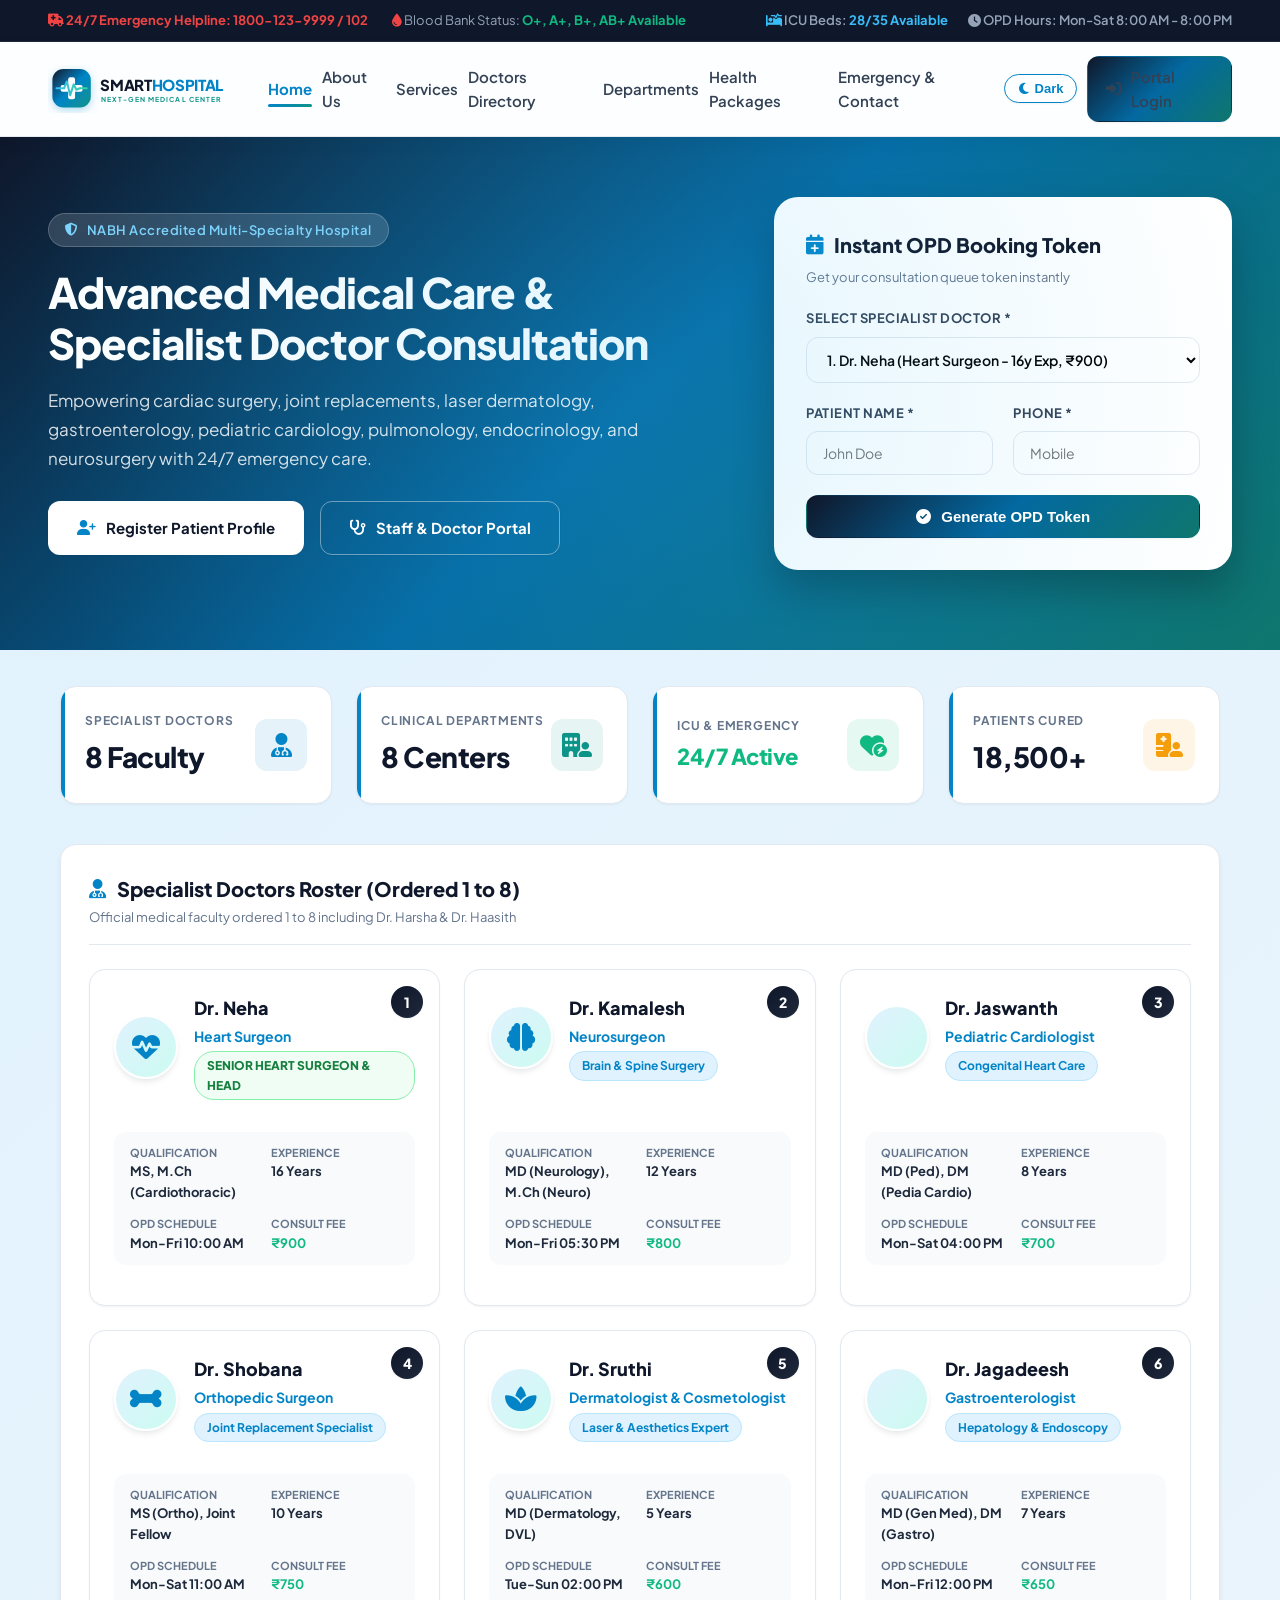
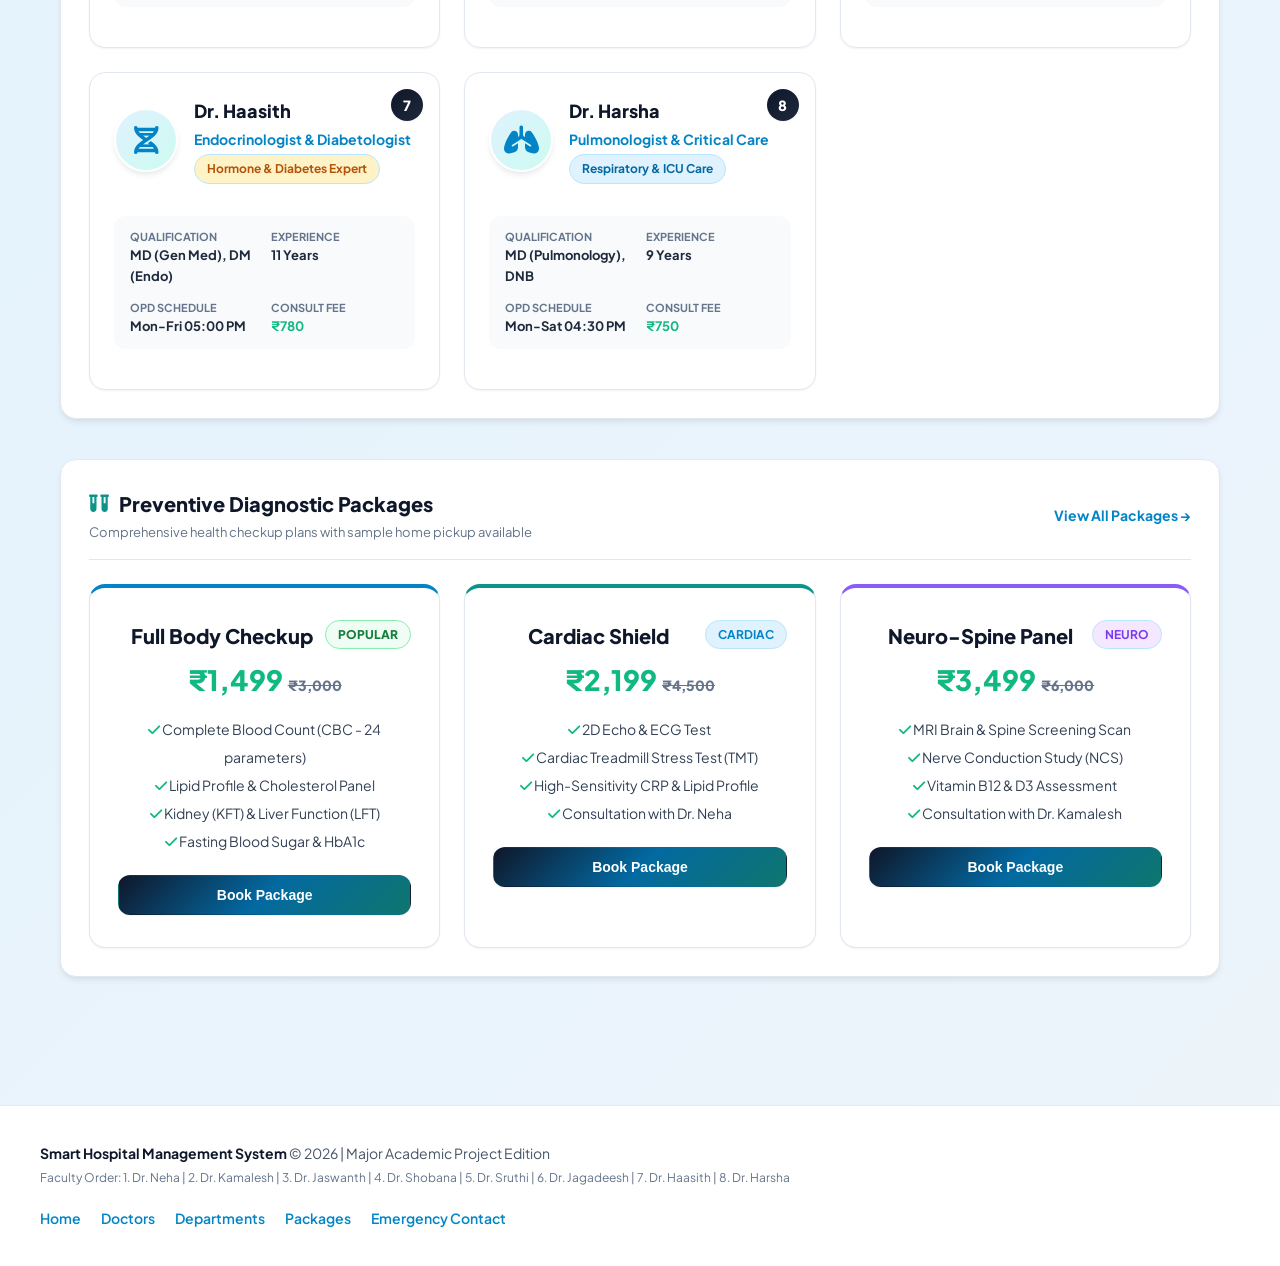
<file: index.html>
<!DOCTYPE html>
<html lang="en">
<head>
    <meta charset="UTF-8">
    <meta name="viewport" content="width=device-width, initial-scale=1.0">
    <title>Smart Hospital Management System - Modern Multi-Specialty Medical Center</title>
    <link rel="icon" type="image/svg+xml" href="data:image/svg+xml,<svg xmlns='http://www.w3.org/2000/svg' viewBox='0 0 100 100'><rect width='100' height='100' rx='25' fill='%230284C7'/><path d='M50 20v60M20 50h60' stroke='%23ffffff' stroke-width='16' stroke-linecap='round'/></svg>">
    <link rel="stylesheet" href="src/main/webapp/assets/css/style.css">
    <link rel="stylesheet" href="https://cdnjs.cloudflare.com/ajax/libs/font-awesome/6.4.0/css/all.min.css">
    <link rel="preconnect" href="https://fonts.googleapis.com">
    <link rel="preconnect" href="https://fonts.gstatic.com" crossorigin>
</head>
<body>

    <!-- Top Emergency Contact Notification Bar -->
    <div style="background: #0F172A; color: #94A3B8; font-size: 13px; padding: 10px 48px; display: flex; justify-content: space-between; align-items: center; border-bottom: 1px solid #1E293B; flex-wrap: wrap; gap: 12px;">
        <div style="display: flex; gap: 24px; align-items: center; flex-wrap: wrap;">
            <span style="color: #EF4444; font-weight: 700;"><i class="fa-solid fa-truck-medical"></i> 24/7 Emergency Helpline: <strong>1800-123-9999 / 102</strong></span>
            <span><i class="fa-solid fa-droplet" style="color: #EF4444;"></i> Blood Bank Status: <strong style="color: #10B981;">O+, A+, B+, AB+ Available</strong></span>
        </div>
        <div style="display: flex; gap: 20px; align-items: center; font-weight: 600; flex-wrap: wrap;">
            <span><i class="fa-solid fa-bed-pulse" style="color: #38BDF8;"></i> ICU Beds: <strong style="color: #38BDF8;">28/35 Available</strong></span>
            <span><i class="fa-solid fa-clock"></i> OPD Hours: Mon-Sat 8:00 AM - 8:00 PM</span>
        </div>
    </div>

    <!-- Public Modern Navigation Bar -->
    <header class="public-navbar">
        <div class="nav-brand-group">
            <a href="#" class="nav-link" data-section="sec-home" style="display: flex; align-items: center; text-decoration: none;">
                <svg xmlns="http://www.w3.org/2000/svg" viewBox="0 0 320 70" width="220" height="48" style="display: block;">
                    <defs>
                        <linearGradient id="logoShield" x1="0%" y1="0%" x2="100%" y2="100%">
                            <stop offset="0%" stop-color="#0F172A"/>
                            <stop offset="50%" stop-color="#0284C7"/>
                            <stop offset="100%" stop-color="#0D9488"/>
                        </linearGradient>
                        <linearGradient id="logoPulse" x1="0%" y1="0%" x2="100%" y2="0%">
                            <stop offset="0%" stop-color="#38BDF8"/>
                            <stop offset="100%" stop-color="#34D399"/>
                        </linearGradient>
                        <filter id="logoGlow" x="-20%" y="-20%" width="140%" height="140%">
                            <feDropShadow dx="0" dy="4" stdDeviation="6" flood-color="#0284C7" flood-opacity="0.3"/>
                        </filter>
                    </defs>
                    <g filter="url(#logoGlow)">
                        <rect x="6" y="6" width="56" height="56" rx="16" fill="url(#logoShield)" />
                        <rect x="29" y="18" width="10" height="32" rx="3" fill="#FFFFFF"/>
                        <rect x="18" y="29" width="32" height="10" rx="3" fill="#FFFFFF"/>
                        <path d="M 12,34 L 23,34 L 27,24 L 32,44 L 37,28 L 41,36 L 46,34 L 56,34" fill="none" stroke="url(#logoPulse)" stroke-width="3" stroke-linecap="round" stroke-linejoin="round"/>
                    </g>
                    <text x="76" y="38" font-family="'Plus Jakarta Sans', sans-serif" font-size="22" font-weight="800" fill="#0F172A" letter-spacing="-0.5">
                        SMART<tspan fill="#0284C7">HOSPITAL</tspan>
                    </text>
                    <text x="77" y="54" font-family="'Plus Jakarta Sans', sans-serif" font-size="10" font-weight="700" fill="#0D9488" letter-spacing="1.5">
                        NEXT-GEN MEDICAL CENTER
                    </text>
                </svg>
            </a>
        </div>
        <nav style="display: flex; align-items: center; gap: 10px;">
            <a href="#" class="nav-link active" data-section="sec-home">Home</a>
            <a href="#" class="nav-link" data-section="sec-about">About Us</a>
            <a href="#" class="nav-link" data-section="sec-services">Services</a>
            <a href="#" class="nav-link" data-section="sec-doctors">Doctors Directory</a>
            <a href="#" class="nav-link" data-section="sec-departments">Departments</a>
            <a href="#" class="nav-link" data-section="sec-packages">Health Packages</a>
            <a href="#" class="nav-link" data-section="sec-contact">Emergency & Contact</a>
            <button id="themeToggleBtn" onclick="toggleDarkMode()" class="btn btn-outline" style="padding: 6px 14px; font-size: 13px; display: inline-flex; align-items: center; gap: 6px; cursor: pointer; border-radius: 20px;">
                <i class="fa-solid fa-moon" id="themeIcon" style="color: #0284C7;"></i> <span id="themeText">Dark</span>
            </button>
            <div id="navUserSessionContainer" style="display: flex; align-items: center; gap: 8px;">
                <a href="#" id="navPortalLoginBtn" class="btn btn-primary nav-link" data-section="sec-login" style="padding: 8px 18px;"><i class="fa-solid fa-right-to-bracket"></i> Portal Login</a>
                <div id="navUserBadge" class="user-session-badge" style="display: none;">
                    <i class="fa-solid fa-circle-user" style="color: var(--brand-blue); font-size: 16px;"></i>
                    <span><strong id="navUserName">User</strong> (<span id="navUserRole">Role</span>)</span>
                    <button onclick="logoutPortal()" class="btn-nav-logout" title="Sign Out"><i class="fa-solid fa-power-off"></i></button>
                </div>
            </div>
        </nav>
    </header>

    <!-- Section: Home -->
    <div id="sec-home" class="page-section">
        <section class="hero-banner" style="text-align: left; padding: 60px 48px 80px;">
            <div style="max-width: 1240px; margin: 0 auto; display: grid; grid-template-columns: 1.2fr 0.8fr; gap: 40px; align-items: center;">
                <div>
                    <div class="hero-badge">
                        <i class="fa-solid fa-shield-halved"></i> NABH Accredited Multi-Specialty Hospital
                    </div>
                    <h1 style="font-size: 42px; font-weight: 800; line-height: 1.2; margin-bottom: 18px;">Advanced Medical Care & Specialist Doctor Consultation</h1>
                    <p style="font-size: 17px; opacity: 0.92; margin-bottom: 28px; line-height: 1.7;">Empowering cardiac surgery, joint replacements, laser dermatology, gastroenterology, pediatric cardiology, pulmonology, endocrinology, and neurosurgery with 24/7 emergency care.</p>
                    <div style="display: flex; gap: 16px; flex-wrap: wrap;">
                        <a href="#" class="btn btn-primary nav-link" data-section="sec-register" style="background: #FFFFFF; color: #0F172A; font-size: 15px; padding: 14px 28px;">
                            <i class="fa-solid fa-user-plus" style="color: #0284C7;"></i> Register Patient Profile
                        </a>
                        <a href="#" class="btn btn-outline nav-link" data-section="sec-login" style="border-color: rgba(255,255,255,0.4); color: #FFFFFF; font-size: 15px; padding: 14px 28px;">
                            <i class="fa-solid fa-stethoscope"></i> Staff & Doctor Portal
                        </a>
                    </div>
                </div>

                <div style="background: #FFFFFF; color: #0F172A; border-radius: var(--radius-xl); padding: 32px; box-shadow: 0 20px 40px rgba(0,0,0,0.25);">
                    <h3 style="font-size: 20px; font-weight: 800; color: var(--gray-900); margin-bottom: 6px; display: flex; align-items: center; gap: 10px;">
                        <i class="fa-solid fa-calendar-plus" style="color: var(--brand-blue);"></i> Instant OPD Booking Token
                    </h3>
                    <p style="font-size: 13px; color: var(--gray-500); margin-bottom: 20px;">Get your consultation queue token instantly</p>
                    
                    <form onsubmit="handleQuickBooking(event)">
                        <div class="form-group">
                            <label>Select Specialist Doctor *</label>
                            <select id="opdDoctorRoot" class="form-control" required style="font-weight: 600;">
                                <option value="1">1. Dr. Neha (Heart Surgeon - 16y Exp, ₹900)</option>
                                <option value="2">2. Dr. Kamalesh (Neurosurgeon - 12y Exp, ₹800)</option>
                                <option value="3">3. Dr. Jaswanth (Pediatric Cardiologist - 8y Exp, ₹700)</option>
                                <option value="4">4. Dr. Shobana (Orthopedic Surgeon - 10y Exp, ₹750)</option>
                                <option value="5">5. Dr. Sruthi (Dermatologist & Cosmetologist - 5y Exp, ₹600)</option>
                                <option value="6">6. Dr. Jagadeesh (Gastroenterologist - 7y Exp, ₹650)</option>
                                <option value="7">7. Dr. Haasith (Endocrinologist & Diabetologist - 11y Exp, ₹780)</option>
                                <option value="8">8. Dr. Harsha (Pulmonologist & Critical Care - 9y Exp, ₹750)</option>
                            </select>
                        </div>
                        <div class="form-row">
                            <div class="form-group"><label>Patient Name *</label><input type="text" id="opdNameRoot" class="form-control" placeholder="John Doe" required></div>
                            <div class="form-group"><label>Phone *</label><input type="tel" id="opdPhoneRoot" class="form-control" placeholder="Mobile" required></div>
                        </div>
                        <button type="submit" class="btn btn-primary" style="width: 100%; justify-content: center; padding: 12px; font-size: 15px;">
                            <i class="fa-solid fa-check-circle"></i> Generate OPD Token
                        </button>
                    </form>
                </div>
            </div>
        </section>

        <div class="page-body">
            <div class="dashboard-grid" style="margin-bottom: 40px;">
                <div class="stat-card"><div><div class="stat-label">Specialist Doctors</div><div class="stat-number">8 Faculty</div></div><div class="stat-icon"><i class="fa-solid fa-user-doctor"></i></div></div>
                <div class="stat-card"><div><div class="stat-label">Clinical Departments</div><div class="stat-number">8 Centers</div></div><div class="stat-icon" style="background: rgba(13, 148, 136, 0.1); color: var(--brand-teal);"><i class="fa-solid fa-building-user"></i></div></div>
                <div class="stat-card"><div><div class="stat-label">ICU & Emergency</div><div class="stat-number" style="font-size: 22px; color: var(--brand-emerald);">24/7 Active</div></div><div class="stat-icon" style="background: rgba(16, 185, 129, 0.1); color: var(--brand-emerald);"><i class="fa-solid fa-heart-circle-bolt"></i></div></div>
                <div class="stat-card"><div><div class="stat-label">Patients Cured</div><div class="stat-number">18,500+</div></div><div class="stat-icon" style="background: rgba(245, 158, 11, 0.1); color: var(--warning);"><i class="fa-solid fa-hospital-user"></i></div></div>
            </div>

            <!-- Doctor Faculty Showcase Section -->
            <div class="card-panel" style="margin-bottom: 40px;">
                <div class="card-header">
                    <div>
                        <h2 class="card-title"><i class="fa-solid fa-user-md" style="color: var(--brand-blue);"></i> Specialist Doctors Roster (Ordered 1 to 8)</h2>
                        <p style="font-size: 13px; color: var(--gray-500); margin-top: 2px;">Official medical faculty ordered 1 to 8 including Dr. Harsha & Dr. Haasith</p>
                    </div>
                </div>

                <div class="doctor-grid">
                    <!-- Doctor 1 -->
                    <div class="doctor-card">
                        <div class="doctor-order-badge">1</div>
                        <div class="doctor-card-header">
                            <div class="doctor-avatar"><i class="fa-solid fa-heart-pulse"></i></div>
                            <div>
                                <div class="doctor-name">Dr. Neha</div>
                                <div class="doctor-spec">Heart Surgeon</div>
                                <span class="badge badge-senior" style="margin-top: 4px;">SENIOR HEART SURGEON & HEAD</span>
                            </div>
                        </div>
                        <div class="doctor-meta">
                            <div><label>Qualification</label><span>MS, M.Ch (Cardiothoracic)</span></div>
                            <div><label>Experience</label><span>16 Years</span></div>
                            <div><label>OPD Schedule</label><span>Mon-Fri 10:00 AM</span></div>
                            <div><label>Consult Fee</label><span style="color: var(--brand-emerald); font-weight: 700;">₹900</span></div>
                        </div>
                    </div>
                    <!-- Doctor 2 -->
                    <div class="doctor-card">
                        <div class="doctor-order-badge">2</div>
                        <div class="doctor-card-header">
                            <div class="doctor-avatar"><i class="fa-solid fa-brain"></i></div>
                            <div>
                                <div class="doctor-name">Dr. Kamalesh</div>
                                <div class="doctor-spec">Neurosurgeon</div>
                                <span class="badge badge-confirmed" style="margin-top: 4px;">Brain & Spine Surgery</span>
                            </div>
                        </div>
                        <div class="doctor-meta">
                            <div><label>Qualification</label><span>MD (Neurology), M.Ch (Neuro)</span></div>
                            <div><label>Experience</label><span>12 Years</span></div>
                            <div><label>OPD Schedule</label><span>Mon-Fri 05:30 PM</span></div>
                            <div><label>Consult Fee</label><span style="color: var(--brand-emerald); font-weight: 700;">₹800</span></div>
                        </div>
                    </div>
                    <!-- Doctor 3 -->
                    <div class="doctor-card">
                        <div class="doctor-order-badge">3</div>
                        <div class="doctor-card-header">
                            <div class="doctor-avatar"><i class="fa-solid fa-child-rearing"></i></div>
                            <div>
                                <div class="doctor-name">Dr. Jaswanth</div>
                                <div class="doctor-spec">Pediatric Cardiologist</div>
                                <span class="badge badge-confirmed" style="margin-top: 4px;">Congenital Heart Care</span>
                            </div>
                        </div>
                        <div class="doctor-meta">
                            <div><label>Qualification</label><span>MD (Ped), DM (Pedia Cardio)</span></div>
                            <div><label>Experience</label><span>8 Years</span></div>
                            <div><label>OPD Schedule</label><span>Mon-Sat 04:00 PM</span></div>
                            <div><label>Consult Fee</label><span style="color: var(--brand-emerald); font-weight: 700;">₹700</span></div>
                        </div>
                    </div>
                    <!-- Doctor 4 -->
                    <div class="doctor-card">
                        <div class="doctor-order-badge">4</div>
                        <div class="doctor-card-header">
                            <div class="doctor-avatar"><i class="fa-solid fa-bone"></i></div>
                            <div>
                                <div class="doctor-name">Dr. Shobana</div>
                                <div class="doctor-spec">Orthopedic Surgeon</div>
                                <span class="badge badge-confirmed" style="margin-top: 4px;">Joint Replacement Specialist</span>
                            </div>
                        </div>
                        <div class="doctor-meta">
                            <div><label>Qualification</label><span>MS (Ortho), Joint Fellow</span></div>
                            <div><label>Experience</label><span>10 Years</span></div>
                            <div><label>OPD Schedule</label><span>Mon-Sat 11:00 AM</span></div>
                            <div><label>Consult Fee</label><span style="color: var(--brand-emerald); font-weight: 700;">₹750</span></div>
                        </div>
                    </div>
                    <!-- Doctor 5 -->
                    <div class="doctor-card">
                        <div class="doctor-order-badge">5</div>
                        <div class="doctor-card-header">
                            <div class="doctor-avatar"><i class="fa-solid fa-spa"></i></div>
                            <div>
                                <div class="doctor-name">Dr. Sruthi</div>
                                <div class="doctor-spec">Dermatologist & Cosmetologist</div>
                                <span class="badge badge-confirmed" style="margin-top: 4px;">Laser & Aesthetics Expert</span>
                            </div>
                        </div>
                        <div class="doctor-meta">
                            <div><label>Qualification</label><span>MD (Dermatology, DVL)</span></div>
                            <div><label>Experience</label><span>5 Years</span></div>
                            <div><label>OPD Schedule</label><span>Tue-Sun 02:00 PM</span></div>
                            <div><label>Consult Fee</label><span style="color: var(--brand-emerald); font-weight: 700;">₹600</span></div>
                        </div>
                    </div>
                    <!-- Doctor 6 -->
                    <div class="doctor-card">
                        <div class="doctor-order-badge">6</div>
                        <div class="doctor-card-header">
                            <div class="doctor-avatar"><i class="fa-solid fa-stomach"></i></div>
                            <div>
                                <div class="doctor-name">Dr. Jagadeesh</div>
                                <div class="doctor-spec">Gastroenterologist</div>
                                <span class="badge badge-confirmed" style="margin-top: 4px;">Hepatology & Endoscopy</span>
                            </div>
                        </div>
                        <div class="doctor-meta">
                            <div><label>Qualification</label><span>MD (Gen Med), DM (Gastro)</span></div>
                            <div><label>Experience</label><span>7 Years</span></div>
                            <div><label>OPD Schedule</label><span>Mon-Fri 12:00 PM</span></div>
                            <div><label>Consult Fee</label><span style="color: var(--brand-emerald); font-weight: 700;">₹650</span></div>
                        </div>
                    </div>
                    <!-- Doctor 7 -->
                    <div class="doctor-card">
                        <div class="doctor-order-badge">7</div>
                        <div class="doctor-card-header">
                            <div class="doctor-avatar"><i class="fa-solid fa-dna"></i></div>
                            <div>
                                <div class="doctor-name">Dr. Haasith</div>
                                <div class="doctor-spec">Endocrinologist & Diabetologist</div>
                                <span class="badge badge-confirmed" style="margin-top: 4px; background: #FEF3C7; color: #B45309;">Hormone & Diabetes Expert</span>
                            </div>
                        </div>
                        <div class="doctor-meta">
                            <div><label>Qualification</label><span>MD (Gen Med), DM (Endo)</span></div>
                            <div><label>Experience</label><span>11 Years</span></div>
                            <div><label>OPD Schedule</label><span>Mon-Fri 05:00 PM</span></div>
                            <div><label>Consult Fee</label><span style="color: var(--brand-emerald); font-weight: 700;">₹780</span></div>
                        </div>
                    </div>
                    <!-- Doctor 8 -->
                    <div class="doctor-card">
                        <div class="doctor-order-badge">8</div>
                        <div class="doctor-card-header">
                            <div class="doctor-avatar"><i class="fa-solid fa-lungs"></i></div>
                            <div>
                                <div class="doctor-name">Dr. Harsha</div>
                                <div class="doctor-spec">Pulmonologist & Critical Care</div>
                                <span class="badge badge-confirmed" style="margin-top: 4px; background: #E0F2FE; color: #0369A1;">Respiratory & ICU Care</span>
                            </div>
                        </div>
                        <div class="doctor-meta">
                            <div><label>Qualification</label><span>MD (Pulmonology), DNB</span></div>
                            <div><label>Experience</label><span>9 Years</span></div>
                            <div><label>OPD Schedule</label><span>Mon-Sat 04:30 PM</span></div>
                            <div><label>Consult Fee</label><span style="color: var(--brand-emerald); font-weight: 700;">₹750</span></div>
                        </div>
                    </div>
                </div>
            </div>

            <!-- Diagnostic Health Packages Grid -->
            <div class="card-panel">
                <div class="card-header">
                    <div>
                        <h2 class="card-title"><i class="fa-solid fa-vials" style="color: var(--brand-teal);"></i> Preventive Diagnostic Packages</h2>
                        <p style="font-size: 13px; color: var(--gray-500); margin-top: 2px;">Comprehensive health checkup plans with sample home pickup available</p>
                    </div>
                    <a href="#" class="nav-link" data-section="sec-packages" style="font-size: 14px; font-weight: 700; color: var(--brand-blue);">View All Packages &rarr;</a>
                </div>
                <div class="grid-3">
                    <div class="service-card" style="border-top: 4px solid var(--brand-blue);">
                        <div class="badge badge-senior" style="float: right;">POPULAR</div>
                        <h3 style="font-size: 20px; font-weight: 800; margin-bottom: 6px;">Full Body Checkup</h3>
                        <div style="font-size: 28px; font-weight: 800; color: var(--brand-emerald); margin-bottom: 12px;">₹1,499 <span style="font-size: 14px; color: var(--gray-500); text-decoration: line-through;">₹3,000</span></div>
                        <ul style="list-style: none; padding: 0; line-height: 2; font-size: 14px; color: var(--gray-700); margin-bottom: 20px;">
                            <li><i class="fa-solid fa-check" style="color: var(--brand-emerald);"></i> Complete Blood Count (CBC - 24 parameters)</li>
                            <li><i class="fa-solid fa-check" style="color: var(--brand-emerald);"></i> Lipid Profile & Cholesterol Panel</li>
                            <li><i class="fa-solid fa-check" style="color: var(--brand-emerald);"></i> Kidney (KFT) & Liver Function (LFT)</li>
                            <li><i class="fa-solid fa-check" style="color: var(--brand-emerald);"></i> Fasting Blood Sugar & HbA1c</li>
                        </ul>
                        <button onclick="alert('Package booked! Our team will contact you for sample collection.')" class="btn btn-primary" style="width: 100%; justify-content: center;">Book Package</button>
                    </div>
                    <div class="service-card" style="border-top: 4px solid var(--brand-teal);">
                        <div class="badge badge-confirmed" style="float: right;">CARDIAC</div>
                        <h3 style="font-size: 20px; font-weight: 800; margin-bottom: 6px;">Cardiac Shield</h3>
                        <div style="font-size: 28px; font-weight: 800; color: var(--brand-emerald); margin-bottom: 12px;">₹2,199 <span style="font-size: 14px; color: var(--gray-500); text-decoration: line-through;">₹4,500</span></div>
                        <ul style="list-style: none; padding: 0; line-height: 2; font-size: 14px; color: var(--gray-700); margin-bottom: 20px;">
                            <li><i class="fa-solid fa-check" style="color: var(--brand-emerald);"></i> 2D Echo & ECG Test</li>
                            <li><i class="fa-solid fa-check" style="color: var(--brand-emerald);"></i> Cardiac Treadmill Stress Test (TMT)</li>
                            <li><i class="fa-solid fa-check" style="color: var(--brand-emerald);"></i> High-Sensitivity CRP & Lipid Profile</li>
                            <li><i class="fa-solid fa-check" style="color: var(--brand-emerald);"></i> Consultation with Dr. Neha</li>
                        </ul>
                        <button onclick="alert('Cardiac Package booked! Our team will contact you.')" class="btn btn-primary" style="width: 100%; justify-content: center;">Book Package</button>
                    </div>
                    <div class="service-card" style="border-top: 4px solid #8B5CF6;">
                        <div class="badge badge-confirmed" style="float: right; background: #F3E8FF; color: #7C3AED;">NEURO</div>
                        <h3 style="font-size: 20px; font-weight: 800; margin-bottom: 6px;">Neuro-Spine Panel</h3>
                        <div style="font-size: 28px; font-weight: 800; color: var(--brand-emerald); margin-bottom: 12px;">₹3,499 <span style="font-size: 14px; color: var(--gray-500); text-decoration: line-through;">₹6,000</span></div>
                        <ul style="list-style: none; padding: 0; line-height: 2; font-size: 14px; color: var(--gray-700); margin-bottom: 20px;">
                            <li><i class="fa-solid fa-check" style="color: var(--brand-emerald);"></i> MRI Brain & Spine Screening Scan</li>
                            <li><i class="fa-solid fa-check" style="color: var(--brand-emerald);"></i> Nerve Conduction Study (NCS)</li>
                            <li><i class="fa-solid fa-check" style="color: var(--brand-emerald);"></i> Vitamin B12 & D3 Assessment</li>
                            <li><i class="fa-solid fa-check" style="color: var(--brand-emerald);"></i> Consultation with Dr. Kamalesh</li>
                        </ul>
                        <button onclick="alert('Neuro Package booked! Our team will contact you.')" class="btn btn-primary" style="width: 100%; justify-content: center;">Book Package</button>
                    </div>
                </div>
            </div>
        </div>
    </div>

    <!-- Section: About -->
    <div id="sec-about" class="page-section" style="display: none;">
        <div class="page-body" style="max-width: 1040px;">
            <div class="card-panel" style="margin-bottom: 30px;">
                <h2 style="font-size: 32px; font-weight: 800; color: var(--gray-900); margin-bottom: 16px;">
                    <i class="fa-solid fa-hospital" style="color: var(--brand-blue);"></i> About Smart Hospital Management System
                </h2>
                <p style="margin-bottom: 20px; line-height: 1.8; font-size: 16px; color: var(--gray-700);">
                    Smart Hospital is a state-of-the-art multi-specialty healthcare institution dedicated to providing compassionate, evidence-based medical treatment. Led by senior <strong>Heart Surgeon Dr. Neha</strong> (16 Years Experience), our institution unites 8 world-class specialists including <strong>Dr. Shobana</strong> (Orthopedic Surgery), <strong>Dr. Sruthi</strong> (Dermatology & Aesthetics), <strong>Dr. Jagadeesh</strong> (Gastroenterology), <strong>Dr. Jaswanth</strong> (Pediatric Cardiology), <strong>Dr. Harsha</strong> (Pulmonology & Critical Care), <strong>Dr. Haasith</strong> (Endocrinology & Diabetes), and <strong>Dr. Kamalesh</strong> (Neurosurgery).
                </p>
                <div class="grid-3" style="margin-top: 30px;">
                    <div style="background: var(--gray-100); padding: 24px; border-radius: var(--radius-md); border-left: 4px solid var(--brand-blue);">
                        <h4 style="font-size: 18px; font-weight: 800; margin-bottom: 8px;"><i class="fa-solid fa-eye" style="color: var(--brand-blue);"></i> Our Vision</h4>
                        <p style="font-size: 14px; color: var(--gray-600);">To revolutionize regional healthcare through digital medical record management, minimal wait times, and precision surgical outcomes.</p>
                    </div>
                    <div style="background: var(--gray-100); padding: 24px; border-radius: var(--radius-md); border-left: 4px solid var(--brand-teal);">
                        <h4 style="font-size: 18px; font-weight: 800; margin-bottom: 8px;"><i class="fa-solid fa-bullseye" style="color: var(--brand-teal);"></i> Our Mission</h4>
                        <p style="font-size: 14px; color: var(--gray-600);">Delivering 24/7 emergency response, transparent treatment plans, affordable diagnostic checkups, and seamless digital portal access.</p>
                    </div>
                    <div style="background: var(--gray-100); padding: 24px; border-radius: var(--radius-md); border-left: 4px solid var(--brand-emerald);">
                        <h4 style="font-size: 18px; font-weight: 800; margin-bottom: 8px;"><i class="fa-solid fa-award" style="color: var(--brand-emerald);"></i> Accreditation</h4>
                        <p style="font-size: 14px; color: var(--gray-600);">NABH Accredited Hospital, NABL Certified Diagnostic Labs, and ISO 9001:2026 Quality Healthcare Certified.</p>
                    </div>
                </div>
            </div>
        </div>
    </div>

    <!-- Section: Services -->
    <div id="sec-services" class="page-section" style="display: none;">
        <div class="page-body">
            <h2 style="font-size: 30px; font-weight: 800; margin-bottom: 24px; color: var(--gray-900);">Clinical Centers & Advanced Medical Services</h2>
            <div class="grid-3">
                <div class="service-card">
                    <div class="service-card-icon"><i class="fa-solid fa-heart-pulse"></i></div>
                    <h3 style="font-size: 20px; font-weight: 800; margin-bottom: 8px;">Cardiac & Vascular Surgery</h3>
                    <p style="color: var(--gray-600); font-size: 14px;">Open heart surgery, coronary artery bypass, heart valve replacement, and angioplasty led by Senior Heart Surgeon Dr. Neha (16y Exp).</p>
                </div>
                <div class="service-card">
                    <div class="service-card-icon" style="background: rgba(13, 148, 136, 0.1); color: var(--brand-teal);"><i class="fa-solid fa-bone"></i></div>
                    <h3 style="font-size: 20px; font-weight: 800; margin-bottom: 8px;">Orthopedic Joint Surgery</h3>
                    <p style="color: var(--gray-600); font-size: 14px;">Total knee and hip replacement, arthroscopic ligament reconstruction, and trauma care led by Dr. Shobana (10y Exp).</p>
                </div>
                <div class="service-card">
                    <div class="service-card-icon" style="background: rgba(16, 185, 129, 0.1); color: var(--brand-emerald);"><i class="fa-solid fa-spa"></i></div>
                    <h3 style="font-size: 20px; font-weight: 800; margin-bottom: 8px;">Dermatology & Cosmetology</h3>
                    <p style="color: var(--gray-600); font-size: 14px;">Laser skin resurfacing, anti-aging therapies, acne treatments, and cosmetic aesthetics led by Dr. Sruthi (5y Exp).</p>
                </div>
                <div class="service-card">
                    <div class="service-card-icon" style="background: rgba(245, 158, 11, 0.1); color: var(--warning);"><i class="fa-solid fa-stomach"></i></div>
                    <h3 style="font-size: 20px; font-weight: 800; margin-bottom: 8px;">Gastroenterology & Hepatology</h3>
                    <p style="color: var(--gray-600); font-size: 14px;">Endoscopy, colonoscopy, fatty liver management, and digestive disorder therapies led by Dr. Jagadeesh (7y Exp).</p>
                </div>
                <div class="service-card">
                    <div class="service-card-icon" style="background: rgba(56, 189, 248, 0.1); color: #0284C7;"><i class="fa-solid fa-child-rearing"></i></div>
                    <h3 style="font-size: 20px; font-weight: 800; margin-bottom: 8px;">Pediatric Cardiology</h3>
                    <p style="color: var(--gray-600); font-size: 14px;">Congenital heart defect diagnosis, pediatric Echo, and infant cardiac care led by Dr. Jaswanth (8y Exp).</p>
                </div>
                <div class="service-card">
                    <div class="service-card-icon" style="background: rgba(2, 132, 199, 0.1); color: #0369A1;"><i class="fa-solid fa-lungs"></i></div>
                    <h3 style="font-size: 20px; font-weight: 800; margin-bottom: 8px;">Pulmonology & Respiratory Care</h3>
                    <p style="color: var(--gray-600); font-size: 14px;">Asthma, COPD, sleep apnea, lung biopsy, and critical respiratory care led by Dr. Harsha (9y Exp).</p>
                </div>
                <div class="service-card">
                    <div class="service-card-icon" style="background: rgba(245, 158, 11, 0.1); color: #B45309;"><i class="fa-solid fa-dna"></i></div>
                    <h3 style="font-size: 20px; font-weight: 800; margin-bottom: 8px;">Endocrinology & Diabetes</h3>
                    <p style="color: var(--gray-600); font-size: 14px;">Type 1 & 2 diabetes management, thyroid disorders, and hormonal therapy led by Dr. Haasith (11y Exp).</p>
                </div>
                <div class="service-card">
                    <div class="service-card-icon" style="background: rgba(139, 92, 246, 0.1); color: #7C3AED;"><i class="fa-solid fa-brain"></i></div>
                    <h3 style="font-size: 20px; font-weight: 800; margin-bottom: 8px;">Neurosurgery & Spine Center</h3>
                    <p style="color: var(--gray-600); font-size: 14px;">Microscopic brain tumor surgery, spinal disc surgeries, and stroke emergency care led by Dr. Kamalesh (12y Exp).</p>
                </div>
            </div>
        </div>
    </div>

    <!-- Section: Doctors Directory -->
    <div id="sec-doctors" class="page-section" style="display: none;">
        <div class="page-body">
            <div class="card-panel">
                <div class="card-header" style="flex-wrap: wrap; gap: 16px;">
                    <div>
                        <h2 class="card-title"><i class="fa-solid fa-user-doctor" style="color: var(--brand-blue);"></i> Specialist Doctors Directory</h2>
                        <p style="font-size: 13px; color: var(--gray-500); margin-top: 2px;">Faculty order strictly maintained 1 through 8</p>
                    </div>
                    <div style="display: flex; gap: 12px; width: 100%; max-width: 420px;">
                        <input type="text" id="doctorSearchInput" onkeyup="filterDoctors()" class="form-control" placeholder="Search doctor name or specialty..." style="font-size: 14px;">
                    </div>
                </div>

                <div class="doctor-grid" id="doctorDirectoryGrid">
                    <div class="doctor-card" data-name="neha" data-spec="heart cardiac surgery">
                        <div class="doctor-order-badge">1</div>
                        <div class="doctor-card-header">
                            <div class="doctor-avatar"><i class="fa-solid fa-heart-pulse"></i></div>
                            <div>
                                <div class="doctor-name">Dr. Neha</div>
                                <div class="doctor-spec">Heart Surgeon</div>
                                <span class="badge badge-senior">SENIOR HEART SURGEON & HEAD</span>
                            </div>
                        </div>
                        <div class="doctor-meta">
                            <div><label>Qualification</label><span>MS, M.Ch (Cardiothoracic)</span></div>
                            <div><label>Experience</label><span>16 Years</span></div>
                            <div><label>OPD Schedule</label><span>Mon-Fri 10:00 AM - 01:00 PM</span></div>
                            <div><label>Consult Fee</label><span style="color: var(--brand-emerald); font-weight: 700;">₹900</span></div>
                        </div>
                        <button onclick="showSection('sec-login')" class="btn btn-primary btn-sm" style="width: 100%; justify-content: center; margin-top: 10px;"><i class="fa-solid fa-calendar-check"></i> Book Consultation</button>
                    </div>
                    <div class="doctor-card" data-name="kamalesh" data-spec="neurosurgeon brain spine">
                        <div class="doctor-order-badge">2</div>
                        <div class="doctor-card-header">
                            <div class="doctor-avatar"><i class="fa-solid fa-brain"></i></div>
                            <div>
                                <div class="doctor-name">Dr. Kamalesh</div>
                                <div class="doctor-spec">Neurosurgeon</div>
                                <span class="badge badge-confirmed">Brain & Spine Surgery</span>
                            </div>
                        </div>
                        <div class="doctor-meta">
                            <div><label>Qualification</label><span>MD (Neurology), M.Ch (Neuro)</span></div>
                            <div><label>Experience</label><span>12 Years</span></div>
                            <div><label>OPD Schedule</label><span>Mon-Fri 05:30 PM - 08:30 PM</span></div>
                            <div><label>Consult Fee</label><span style="color: var(--brand-emerald); font-weight: 700;">₹800</span></div>
                        </div>
                        <button onclick="showSection('sec-login')" class="btn btn-primary btn-sm" style="width: 100%; justify-content: center; margin-top: 10px;"><i class="fa-solid fa-calendar-check"></i> Book Consultation</button>
                    </div>
                    <div class="doctor-card" data-name="jaswanth" data-spec="pediatric cardiologist child heart">
                        <div class="doctor-order-badge">3</div>
                        <div class="doctor-card-header">
                            <div class="doctor-avatar"><i class="fa-solid fa-child-rearing"></i></div>
                            <div>
                                <div class="doctor-name">Dr. Jaswanth</div>
                                <div class="doctor-spec">Pediatric Cardiologist</div>
                                <span class="badge badge-confirmed">Congenital Heart Care</span>
                            </div>
                        </div>
                        <div class="doctor-meta">
                            <div><label>Qualification</label><span>MD (Ped), DM (Pedia Cardio)</span></div>
                            <div><label>Experience</label><span>8 Years</span></div>
                            <div><label>OPD Schedule</label><span>Mon-Sat 04:00 PM - 07:00 PM</span></div>
                            <div><label>Consult Fee</label><span style="color: var(--brand-emerald); font-weight: 700;">₹700</span></div>
                        </div>
                        <button onclick="showSection('sec-login')" class="btn btn-primary btn-sm" style="width: 100%; justify-content: center; margin-top: 10px;"><i class="fa-solid fa-calendar-check"></i> Book Consultation</button>
                    </div>
                    <div class="doctor-card" data-name="shobana" data-spec="orthopedic joint surgery">
                        <div class="doctor-order-badge">4</div>
                        <div class="doctor-card-header">
                            <div class="doctor-avatar"><i class="fa-solid fa-bone"></i></div>
                            <div>
                                <div class="doctor-name">Dr. Shobana</div>
                                <div class="doctor-spec">Orthopedic Surgeon</div>
                                <span class="badge badge-confirmed">Joint Replacement Specialist</span>
                            </div>
                        </div>
                        <div class="doctor-meta">
                            <div><label>Qualification</label><span>MS (Ortho), Joint Fellow</span></div>
                            <div><label>Experience</label><span>10 Years</span></div>
                            <div><label>OPD Schedule</label><span>Mon-Sat 11:00 AM - 02:00 PM</span></div>
                            <div><label>Consult Fee</label><span style="color: var(--brand-emerald); font-weight: 700;">₹750</span></div>
                        </div>
                        <button onclick="showSection('sec-login')" class="btn btn-primary btn-sm" style="width: 100%; justify-content: center; margin-top: 10px;"><i class="fa-solid fa-calendar-check"></i> Book Consultation</button>
                    </div>
                    <div class="doctor-card" data-name="sruthi" data-spec="dermatologist cosmetology skin">
                        <div class="doctor-order-badge">5</div>
                        <div class="doctor-card-header">
                            <div class="doctor-avatar"><i class="fa-solid fa-spa"></i></div>
                            <div>
                                <div class="doctor-name">Dr. Sruthi</div>
                                <div class="doctor-spec">Dermatologist & Cosmetologist</div>
                                <span class="badge badge-confirmed">Laser & Aesthetics Expert</span>
                            </div>
                        </div>
                        <div class="doctor-meta">
                            <div><label>Qualification</label><span>MD (Dermatology, DVL)</span></div>
                            <div><label>Experience</label><span>5 Years</span></div>
                            <div><label>OPD Schedule</label><span>Tue-Sun 02:00 PM - 05:00 PM</span></div>
                            <div><label>Consult Fee</label><span style="color: var(--brand-emerald); font-weight: 700;">₹600</span></div>
                        </div>
                        <button onclick="showSection('sec-login')" class="btn btn-primary btn-sm" style="width: 100%; justify-content: center; margin-top: 10px;"><i class="fa-solid fa-calendar-check"></i> Book Consultation</button>
                    </div>
                    <div class="doctor-card" data-name="jagadeesh" data-spec="gastroenterologist stomach liver">
                        <div class="doctor-order-badge">6</div>
                        <div class="doctor-card-header">
                            <div class="doctor-avatar"><i class="fa-solid fa-stomach"></i></div>
                            <div>
                                <div class="doctor-name">Dr. Jagadeesh</div>
                                <div class="doctor-spec">Gastroenterologist</div>
                                <span class="badge badge-confirmed">Hepatology & Endoscopy</span>
                            </div>
                        </div>
                        <div class="doctor-meta">
                            <div><label>Qualification</label><span>MD (Gen Med), DM (Gastro)</span></div>
                            <div><label>Experience</label><span>7 Years</span></div>
                            <div><label>OPD Schedule</label><span>Mon-Fri 12:00 PM - 03:00 PM</span></div>
                            <div><label>Consult Fee</label><span style="color: var(--brand-emerald); font-weight: 700;">₹650</span></div>
                        </div>
                        <button onclick="showSection('sec-login')" class="btn btn-primary btn-sm" style="width: 100%; justify-content: center; margin-top: 10px;"><i class="fa-solid fa-calendar-check"></i> Book Consultation</button>
                    </div>
                    <div class="doctor-card" data-name="haasith" data-spec="endocrinologist diabetes thyroid hormone">
                        <div class="doctor-order-badge">7</div>
                        <div class="doctor-card-header">
                            <div class="doctor-avatar"><i class="fa-solid fa-dna"></i></div>
                            <div>
                                <div class="doctor-name">Dr. Haasith</div>
                                <div class="doctor-spec">Endocrinologist & Diabetologist</div>
                                <span class="badge badge-confirmed" style="background: #FEF3C7; color: #B45309;">Hormone & Diabetes Expert</span>
                            </div>
                        </div>
                        <div class="doctor-meta">
                            <div><label>Qualification</label><span>MD (Gen Med), DM (Endo)</span></div>
                            <div><label>Experience</label><span>11 Years</span></div>
                            <div><label>OPD Schedule</label><span>Mon-Fri 05:00 PM - 08:00 PM</span></div>
                            <div><label>Consult Fee</label><span style="color: var(--brand-emerald); font-weight: 700;">₹780</span></div>
                        </div>
                        <button onclick="showSection('sec-login')" class="btn btn-primary btn-sm" style="width: 100%; justify-content: center; margin-top: 10px;"><i class="fa-solid fa-calendar-check"></i> Book Consultation</button>
                    </div>
                    <div class="doctor-card" data-name="harsha" data-spec="pulmonologist respiratory lung critical care">
                        <div class="doctor-order-badge">8</div>
                        <div class="doctor-card-header">
                            <div class="doctor-avatar"><i class="fa-solid fa-lungs"></i></div>
                            <div>
                                <div class="doctor-name">Dr. Harsha</div>
                                <div class="doctor-spec">Pulmonologist & Critical Care</div>
                                <span class="badge badge-confirmed" style="background: #E0F2FE; color: #0369A1;">Respiratory & ICU Care</span>
                            </div>
                        </div>
                        <div class="doctor-meta">
                            <div><label>Qualification</label><span>MD (Pulmonology), DNB</span></div>
                            <div><label>Experience</label><span>9 Years</span></div>
                            <div><label>OPD Schedule</label><span>Mon-Sat 04:30 PM - 07:30 PM</span></div>
                            <div><label>Consult Fee</label><span style="color: var(--brand-emerald); font-weight: 700;">₹750</span></div>
                        </div>
                        <button onclick="showSection('sec-login')" class="btn btn-primary btn-sm" style="width: 100%; justify-content: center; margin-top: 10px;"><i class="fa-solid fa-calendar-check"></i> Book Consultation</button>
                    </div>
                </div>
            </div>
        </div>
    </div>

    <!-- Section: Departments -->
    <div id="sec-departments" class="page-section" style="display: none;">
        <div class="page-body">
            <h2 style="font-size: 30px; font-weight: 800; margin-bottom: 24px; color: var(--gray-900);">Clinical Departments & Specialized Wings</h2>
            <div class="grid-3">
                <div class="card-panel">
                    <h3 style="font-size: 20px; font-weight: 800; color: var(--gray-900); margin-bottom: 10px;"><i class="fa-solid fa-heart-pulse" style="color: #EF4444;"></i> Cardiology Center</h3>
                    <p style="font-size: 14px; color: var(--gray-600); margin-bottom: 14px;">Equipped with digital flat-panel Cath Lab and dedicated Cardiac ICU.</p>
                    <div style="font-size: 13px; font-weight: 700; color: var(--brand-blue);">Department Head: Dr. Neha (16y Exp)</div>
                </div>
                <div class="card-panel">
                    <h3 style="font-size: 20px; font-weight: 800; color: var(--gray-900); margin-bottom: 10px;"><i class="fa-solid fa-bone" style="color: var(--brand-teal);"></i> Orthopedics Wing</h3>
                    <p style="font-size: 14px; color: var(--gray-600); margin-bottom: 14px;">Robotic knee replacement suite and specialized rehabilitation unit.</p>
                    <div style="font-size: 13px; font-weight: 700; color: var(--brand-teal);">Department Head: Dr. Shobana (10y Exp)</div>
                </div>
                <div class="card-panel">
                    <h3 style="font-size: 20px; font-weight: 800; color: var(--gray-900); margin-bottom: 10px;"><i class="fa-solid fa-spa" style="color: #10B981;"></i> Dermatology Suite</h3>
                    <p style="font-size: 14px; color: var(--gray-600); margin-bottom: 14px;">Advanced US-FDA approved laser skin technologies and trichology.</p>
                    <div style="font-size: 13px; font-weight: 700; color: #10B981;">Department Head: Dr. Sruthi (5y Exp)</div>
                </div>
                <div class="card-panel">
                    <h3 style="font-size: 20px; font-weight: 800; color: var(--gray-900); margin-bottom: 10px;"><i class="fa-solid fa-stomach" style="color: #F59E0B;"></i> Gastroenterology Wing</h3>
                    <p style="font-size: 14px; color: var(--gray-600); margin-bottom: 14px;">HD Video Endoscopy and ERCP interventional suite.</p>
                    <div style="font-size: 13px; font-weight: 700; color: #F59E0B;">Department Head: Dr. Jagadeesh (7y Exp)</div>
                </div>
                <div class="card-panel">
                    <h3 style="font-size: 20px; font-weight: 800; color: var(--gray-900); margin-bottom: 10px;"><i class="fa-solid fa-child-rearing" style="color: #0284C7;"></i> Pediatric Cardiology Wing</h3>
                    <p style="font-size: 14px; color: var(--gray-600); margin-bottom: 14px;">Neonatal cardiac monitoring and pediatric echocardiography unit.</p>
                    <div style="font-size: 13px; font-weight: 700; color: #0284C7;">Department Head: Dr. Jaswanth (8y Exp)</div>
                </div>
                <div class="card-panel">
                    <h3 style="font-size: 20px; font-weight: 800; color: var(--gray-900); margin-bottom: 10px;"><i class="fa-solid fa-lungs" style="color: #0369A1;"></i> Pulmonology & Respiratory Care</h3>
                    <p style="font-size: 14px; color: var(--gray-600); margin-bottom: 14px;">Asthma, COPD, sleep apnea, lung biopsy, and critical ICU respiratory care.</p>
                    <div style="font-size: 13px; font-weight: 700; color: #0369A1;">Department Head: Dr. Harsha (9y Exp)</div>
                </div>
                <div class="card-panel">
                    <h3 style="font-size: 20px; font-weight: 800; color: var(--gray-900); margin-bottom: 10px;"><i class="fa-solid fa-dna" style="color: #B45309;"></i> Endocrinology & Diabetes Center</h3>
                    <p style="font-size: 14px; color: var(--gray-600); margin-bottom: 14px;">Type 1 & 2 diabetes management, thyroid disorders, and hormonal therapy.</p>
                    <div style="font-size: 13px; font-weight: 700; color: #B45309;">Department Head: Dr. Haasith (11y Exp)</div>
                </div>
                <div class="card-panel">
                    <h3 style="font-size: 20px; font-weight: 800; color: var(--gray-900); margin-bottom: 10px;"><i class="fa-solid fa-brain" style="color: #7C3AED;"></i> Neurosurgery Center</h3>
                    <p style="font-size: 14px; color: var(--gray-600); margin-bottom: 14px;">Intraoperative neuro-navigation CT and microsurgical suite.</p>
                    <div style="font-size: 13px; font-weight: 700; color: #7C3AED;">Department Head: Dr. Kamalesh (12y Exp)</div>
                </div>
            </div>
        </div>
    </div>

    <!-- Section: Packages -->
    <div id="sec-packages" class="page-section" style="display: none;">
        <div class="page-body">
            <h2 style="font-size: 30px; font-weight: 800; margin-bottom: 24px; color: var(--gray-900);">Diagnostic Health Packages</h2>
            <div class="grid-3">
                <div class="card-panel">
                    <h3>Full Body Checkup</h3>
                    <div style="font-size:28px; font-weight:800; color:var(--brand-emerald); margin: 8px 0;">₹1,499</div>
                    <p style="font-size: 13px; color: var(--gray-600); margin-bottom: 16px;">65 parameters included: Complete Hemogram, Lipid Profile, LFT, KFT, Thyroid Screening, Fasting Sugar.</p>
                    <button onclick="alert('Package booked successfully!')" class="btn btn-primary" style="width:100%; justify-content:center;">Book Now</button>
                </div>
                <div class="card-panel">
                    <h3>Cardiac Shield Comprehensive</h3>
                    <div style="font-size:28px; font-weight:800; color:var(--brand-emerald); margin: 8px 0;">₹2,199</div>
                    <p style="font-size: 13px; color: var(--gray-600); margin-bottom: 16px;">2D Echo, TMT, ECG, Troponin-I, hs-CRP, Lipid Profile & Senior Heart Specialist Dr. Neha Consultation.</p>
                    <button onclick="alert('Package booked successfully!')" class="btn btn-primary" style="width:100%; justify-content:center;">Book Now</button>
                </div>
                <div class="card-panel">
                    <h3>Neuro-Spine Panel</h3>
                    <div style="font-size:28px; font-weight:800; color:var(--brand-emerald); margin: 8px 0;">₹3,499</div>
                    <p style="font-size: 13px; color: var(--gray-600); margin-bottom: 16px;">Brain MRI Screening, Spine X-ray, Nerve Conduction Test, B12/D3 Test & Neurosurgeon Dr. Kamalesh Consult.</p>
                    <button onclick="alert('Package booked successfully!')" class="btn btn-primary" style="width:100%; justify-content:center;">Book Now</button>
                </div>
            </div>
        </div>
    </div>

    <!-- Section: Contact -->
    <div id="sec-contact" class="page-section" style="display: none;">
        <div class="page-body" style="max-width: 980px;">
            <div class="card-panel">
                <h2 style="font-size: 28px; font-weight: 800; color: var(--gray-900); margin-bottom: 24px;">
                    <i class="fa-solid fa-headset" style="color: var(--brand-blue);"></i> 24/7 Emergency & Customer Contact Center
                </h2>
                <div style="display: grid; grid-template-columns: 1fr 1fr; gap: 36px;">
                    <div>
                        <h4 style="margin-bottom: 6px; font-size: 16px; color: var(--gray-900);"><i class="fa-solid fa-location-dot" style="color: var(--brand-blue);"></i> Hospital Location Address:</h4>
                        <p style="color: var(--gray-600); font-size: 14px; margin-bottom: 20px;">123 Healthcare Boulevard, Tech City, Karnataka 560001</p>
                        
                        <h4 style="margin-bottom: 6px; font-size: 16px; color: var(--gray-900);"><i class="fa-solid fa-phone-volume" style="color: var(--danger);"></i> 24/7 Emergency Helpline:</h4>
                        <p style="color: var(--danger); font-weight: 800; font-size: 20px; margin-bottom: 20px;">1800-123-9999 / 102</p>

                        <h4 style="margin-bottom: 6px; font-size: 16px; color: var(--gray-900);"><i class="fa-solid fa-envelope" style="color: var(--brand-teal);"></i> Email Assistance:</h4>
                        <p style="color: var(--gray-600); font-size: 14px;">contact@smarthospital.org</p>
                    </div>
                    <div>
                        <form onsubmit="alert('Thank you for contacting Smart Hospital. Our helpline desk will call you shortly.'); return false;">
                            <div class="form-group"><label>Your Name *</label><input type="text" class="form-control" required placeholder="Full Name"></div>
                            <div class="form-group"><label>Email Address *</label><input type="email" class="form-control" required placeholder="name@example.com"></div>
                            <div class="form-group"><label>Message / Clinical Inquiry *</label><textarea class="form-control" rows="3" required placeholder="Describe your query or symptom..."></textarea></div>
                            <button type="submit" class="btn btn-primary" style="width: 100%; justify-content: center;">Send Message</button>
                        </form>
                    </div>
                </div>
            </div>
        </div>
    </div>

    <!-- Section: Login Portal -->
    <div id="sec-login" class="page-section" style="display: none;">
        <div style="min-height: 85vh; padding: 40px 20px; display: flex; justify-content: center; align-items: center;">
            <div class="portal-login-card">
                
                <div style="text-align: center; margin-bottom: 24px;">
                    <div style="width: 64px; height: 64px; background: linear-gradient(135deg, rgba(2, 132, 199, 0.2), rgba(13, 148, 136, 0.2)); color: var(--brand-blue); border-radius: 50%; display: flex; align-items: center; justify-content: center; font-size: 28px; margin: 0 auto 14px; box-shadow: 0 8px 24px rgba(2, 132, 199, 0.2);">
                        <i class="fa-solid fa-hospital-user"></i>
                    </div>
                    <h2 style="font-size: 26px; font-weight: 800; color: var(--gray-900);">Digital Hospital Portal Sign In</h2>
                    <p style="font-size: 14px; color: var(--gray-500); margin-top: 4px;">Click your role portal below to select and log in to your medical dashboard</p>
                </div>

                <!-- Visual 5 Role Selector Cards Grid (5 Equal Columns Desktop) -->
                <div class="role-selector-grid">
                    <!-- Admin Card -->
                    <div class="role-selector-card" id="role-card-admin" onclick="selectRoleTab('admin', 'admin@hospital.com', 'admin123')">
                        <div style="font-size: 24px; color: #0F172A; margin-bottom: 6px;"><i class="fa-solid fa-user-gear"></i></div>
                        <div style="font-weight: 800; font-size: 13px; color: var(--gray-900);">Admin</div>
                        <div style="font-size: 11px; color: var(--gray-500); margin-top: 2px;">Control Desk</div>
                    </div>

                    <!-- Doctor Card -->
                    <div class="role-selector-card active" id="role-card-doctor" onclick="selectRoleTab('doctor', 'doctor@hospital.com', 'doctor123')">
                        <div style="font-size: 24px; color: var(--brand-blue); margin-bottom: 6px;"><i class="fa-solid fa-stethoscope"></i></div>
                        <div style="font-weight: 800; font-size: 13px; color: var(--gray-900);">Doctor</div>
                        <div style="font-size: 11px; color: var(--gray-500); margin-top: 2px;">OPD Consults</div>
                    </div>

                    <!-- Reception Card -->
                    <div class="role-selector-card" id="role-card-receptionist" onclick="selectRoleTab('receptionist', 'reception@hospital.com', 'reception123')">
                        <div style="font-size: 24px; color: var(--brand-teal); margin-bottom: 6px;"><i class="fa-solid fa-desktop"></i></div>
                        <div style="font-weight: 800; font-size: 13px; color: var(--gray-900);">Reception</div>
                        <div style="font-size: 11px; color: var(--gray-500); margin-top: 2px;">Front Desk</div>
                    </div>

                    <!-- Pharma Card -->
                    <div class="role-selector-card" id="role-card-pharmacist" onclick="selectRoleTab('pharmacist', 'pharma@hospital.com', 'pharma123')">
                        <div style="font-size: 24px; color: #7C3AED; margin-bottom: 6px;"><i class="fa-solid fa-pills"></i></div>
                        <div style="font-weight: 800; font-size: 13px; color: var(--gray-900);">Pharma</div>
                        <div style="font-size: 11px; color: var(--gray-500); margin-top: 2px;">Stock Desk</div>
                    </div>

                    <!-- Patients Card -->
                    <div class="role-selector-card" id="role-card-patient" onclick="selectRoleTab('patient', 'patient@hospital.com', 'patient123')">
                        <div style="font-size: 24px; color: var(--brand-emerald); margin-bottom: 6px;"><i class="fa-solid fa-user-injured"></i></div>
                        <div style="font-weight: 800; font-size: 13px; color: var(--gray-900);">Patients</div>
                        <div style="font-size: 11px; color: var(--gray-500); margin-top: 2px;">EHR Records</div>
                    </div>
                </div>

                <!-- Active Role Pill Indicator -->
                <div id="activeRoleIndicatorPill" style="text-align: center; background: rgba(2, 132, 199, 0.08); border: 1px dashed var(--brand-blue); padding: 8px 16px; border-radius: 20px; font-size: 13px; color: var(--gray-700); margin-bottom: 20px; font-weight: 600;">
                    <i class="fa-solid fa-shield-halved" style="color: var(--brand-blue);"></i> Selected Portal: <strong>Doctor Portal (Dr. Neha - Senior Heart Surgeon)</strong>
                </div>

                <form action="#" method="post" onsubmit="event.preventDefault(); handlePortalLogin(event); return false;" style="max-width: 500px; margin: 0 auto;">
                    <div class="form-group">
                        <label for="loginEmail"><i class="fa-solid fa-envelope" style="color: var(--brand-blue);"></i> Email Address *</label>
                        <input type="email" id="loginEmail" name="email" class="form-control" required placeholder="name@hospital.com" value="doctor@hospital.com">
                    </div>

                    <div class="form-group">
                        <label for="loginPassword"><i class="fa-solid fa-key" style="color: var(--brand-blue);"></i> Password *</label>
                        <input type="password" id="loginPassword" name="password" class="form-control" required placeholder="••••••••" value="doctor123">
                    </div>

                    <div class="form-group">
                        <label for="loginRole"><i class="fa-solid fa-user-shield" style="color: var(--brand-blue);"></i> Selected User Role Portal *</label>
                        <select id="loginRole" name="role" class="form-control" style="font-weight: 600;" onchange="syncRoleTabFromSelect(this.value)">
                            <option value="admin">Administrator Portal</option>
                            <option value="doctor" selected>Doctor Portal (Dr. Neha - Senior Heart Surgeon)</option>
                            <option value="receptionist">Receptionist Desk Portal</option>
                            <option value="pharmacist">Pharmacist Inventory Portal</option>
                            <option value="patient">Patient Medical EHR Portal</option>
                        </select>
                    </div>

                    <!-- Demo Credentials Hint Badge -->
                    <div id="quickCredentialHint" style="font-size: 12px; color: var(--gray-500); text-align: right; margin-top: -6px; margin-bottom: 16px;">
                        <i class="fa-solid fa-circle-info"></i> Demo Credentials: <code>doctor@hospital.com / doctor123</code>
                    </div>

                    <div style="display: flex; gap: 14px; margin-top: 14px;">
                        <button type="submit" class="btn btn-primary" style="flex: 1; justify-content: center; padding: 14px; font-size: 15px; font-weight: 700;">
                            <i class="fa-solid fa-right-to-bracket"></i> Sign In to Portal Dashboard
                        </button>
                        <button type="button" onclick="showSection('sec-register')" class="btn btn-secondary" style="padding: 14px 22px; font-size: 15px;">
                            <i class="fa-solid fa-user-plus"></i> Register
                        </button>
                    </div>
                </form>

                <div style="text-align: center; margin-top: 24px; padding-top: 18px; border-top: 1px solid var(--gray-200);">
                    <a href="#" class="nav-link" data-section="sec-home" style="font-size: 13px; color: var(--gray-600); font-weight: 600; text-decoration: none;">
                        <i class="fa-solid fa-arrow-left"></i> Return to Hospital Homepage
                    </a>
                </div>
            </div>
        </div>
    </div>

    <!-- Section: Register Portal -->
    <div id="sec-register" class="page-section" style="display: none;">
        <div style="min-height: 70vh; display: flex; align-items: center; justify-content: center; padding: 20px;">
            <div style="width: 100%; max-width: 580px; background: var(--white); border: 1px solid var(--gray-200); border-radius: var(--radius-xl); padding: 36px; box-shadow: var(--shadow-lg);">
                <div style="text-align: center; margin-bottom: 24px;">
                    <h2 style="font-size: 22px; font-weight: 800; color: var(--gray-900);"><i class="fa-solid fa-user-plus" style="color: var(--brand-blue);"></i> Patient Registration Profile</h2>
                    <p style="font-size: 13px; color: var(--gray-500); margin-top: 4px;">Create your personal digital medical record profile</p>
                </div>
                <form action="register" method="post" onsubmit="handlePatientRegistration(event)">
                    <div class="form-row">
                        <div class="form-group"><label>Full Name *</label><input type="text" id="regName" name="name" class="form-control" required placeholder="John Doe"></div>
                        <div class="form-group"><label>Email Address *</label><input type="email" id="regEmail" name="email" class="form-control" required placeholder="john@example.com"></div>
                    </div>
                    <div class="form-row">
                        <div class="form-group"><label>Password *</label><input type="password" id="regPassword" name="password" class="form-control" required placeholder="••••••••"></div>
                        <div class="form-group"><label>Phone Number *</label><input type="tel" id="regPhone" name="phone" class="form-control" required placeholder="10-digit mobile"></div>
                    </div>
                    <div class="form-row">
                        <div class="form-group"><label>Blood Group</label>
                            <select id="regBlood" name="bloodGroup" class="form-control">
                                <option>O +ve</option><option>A +ve</option><option>B +ve</option><option>AB +ve</option>
                                <option>O -ve</option><option>A -ve</option><option>B -ve</option><option>AB -ve</option>
                            </select>
                        </div>
                        <div class="form-group"><label>Age</label><input type="number" id="regAge" name="age" class="form-control" placeholder="25"></div>
                    </div>
                    <button type="submit" class="btn btn-primary" style="width: 100%; justify-content: center; padding: 12px; margin-top: 10px;">Submit Registration</button>
                </form>
            </div>
        </div>
    </div>

    <!-- Section: Admin Dashboard Portal -->
    <div id="sec-admin-dashboard" class="page-section" style="display: none;">
        <div class="page-body">
            <div style="background: linear-gradient(135deg, #0F172A 0%, #1E293B 100%); color: #FFFFFF; padding: 24px 32px; border-radius: var(--radius-xl); margin-bottom: 28px; display: flex; justify-content: space-between; align-items: center; flex-wrap: wrap; gap: 16px; box-shadow: var(--shadow-md);">
                <div>
                    <div style="font-size: 12px; font-weight: 700; color: #38BDF8; letter-spacing: 1px; margin-bottom: 4px;">ADMINISTRATOR EXECUTIVE CONTROL</div>
                    <h2 style="font-size: 24px; font-weight: 800; margin: 0;">Master Hospital Administration Dashboard</h2>
                    <div style="font-size: 13px; color: #94A3B8; margin-top: 4px;">Logged in as: <strong>admin@hospital.com</strong> (System Administrator)</div>
                </div>
                <button onclick="logoutPortal()" class="btn btn-outline" style="border-color: rgba(255,255,255,0.3); color: #FFFFFF; padding: 8px 16px; font-size: 13px;"><i class="fa-solid fa-right-from-bracket"></i> Logout Portal</button>
            </div>

            <div class="dashboard-grid" style="margin-bottom: 28px;">
                <div class="stat-card"><div><div class="stat-label">Active Doctor Faculty</div><div class="stat-number">8 Faculty</div></div><div class="stat-icon"><i class="fa-solid fa-user-doctor"></i></div></div>
                <div class="stat-card"><div><div class="stat-label">Specialty Centers</div><div class="stat-number">8 Departments</div></div><div class="stat-icon" style="background: rgba(13, 148, 136, 0.1); color: var(--brand-teal);"><i class="fa-solid fa-building-user"></i></div></div>
                <div class="stat-card"><div><div class="stat-label">Registered Patients</div><div class="stat-number">18,500+</div></div><div class="stat-icon" style="background: rgba(16, 185, 129, 0.1); color: var(--brand-emerald);"><i class="fa-solid fa-procedures"></i></div></div>
                <div class="stat-card"><div><div class="stat-label">Monthly Revenue</div><div class="stat-number" style="color: var(--brand-emerald);">₹4,25,800</div></div><div class="stat-icon" style="background: rgba(245, 158, 11, 0.1); color: var(--warning);"><i class="fa-solid fa-indian-rupee-sign"></i></div></div>
            </div>

            <div class="card-panel">
                <div class="card-header">
                    <div>
                        <h2 class="card-title"><i class="fa-solid fa-user-doctor" style="color: var(--brand-blue);"></i> Doctor Faculty Roster (Ordered 1 to 8)</h2>
                        <p style="font-size: 13px; color: var(--gray-500); margin-top: 2px;">All registered medical specialists in strict faculty ordering</p>
                    </div>
                </div>
                <div class="table-responsive">
                    <table class="custom-table">
                        <thead>
                            <tr><th>#</th><th>ID</th><th>Doctor Name</th><th>Specialization</th><th>Experience</th><th>Consult Fee</th><th>Status</th></tr>
                        </thead>
                        <tbody>
                            <tr><td><strong>1</strong></td><td>#DOC-1</td><td style="font-weight:700;">Dr. Neha <span class="badge badge-senior">Senior Head</span></td><td>Heart Surgeon</td><td>16 Yrs</td><td style="color:var(--brand-emerald); font-weight:800;">₹900</td><td><span class="badge badge-confirmed">Active</span></td></tr>
                            <tr><td><strong>2</strong></td><td>#DOC-2</td><td style="font-weight:700;">Dr. Kamalesh</td><td>Neurosurgeon</td><td>12 Yrs</td><td style="color:var(--brand-emerald); font-weight:800;">₹800</td><td><span class="badge badge-confirmed">Active</span></td></tr>
                            <tr><td><strong>3</strong></td><td>#DOC-3</td><td style="font-weight:700;">Dr. Jaswanth</td><td>Pediatric Cardiologist</td><td>8 Yrs</td><td style="color:var(--brand-emerald); font-weight:800;">₹700</td><td><span class="badge badge-confirmed">Active</span></td></tr>
                            <tr><td><strong>4</strong></td><td>#DOC-4</td><td style="font-weight:700;">Dr. Shobana</td><td>Orthopedic Surgeon</td><td>10 Yrs</td><td style="color:var(--brand-emerald); font-weight:800;">₹750</td><td><span class="badge badge-confirmed">Active</span></td></tr>
                            <tr><td><strong>5</strong></td><td>#DOC-5</td><td style="font-weight:700;">Dr. Sruthi</td><td>Dermatologist & Cosmetologist</td><td>5 Yrs</td><td style="color:var(--brand-emerald); font-weight:800;">₹600</td><td><span class="badge badge-confirmed">Active</span></td></tr>
                            <tr><td><strong>6</strong></td><td>#DOC-6</td><td style="font-weight:700;">Dr. Jagadeesh</td><td>Gastroenterologist</td><td>7 Yrs</td><td style="color:var(--brand-emerald); font-weight:800;">₹650</td><td><span class="badge badge-confirmed">Active</span></td></tr>
                            <tr><td><strong>7</strong></td><td>#DOC-7</td><td style="font-weight:700;">Dr. Haasith</td><td>Endocrinologist & Diabetologist</td><td>11 Yrs</td><td style="color:var(--brand-emerald); font-weight:800;">₹780</td><td><span class="badge badge-confirmed">Active</span></td></tr>
                            <tr><td><strong>8</strong></td><td>#DOC-8</td><td style="font-weight:700;">Dr. Harsha</td><td>Pulmonologist & Critical Care</td><td>9 Yrs</td><td style="color:var(--brand-emerald); font-weight:800;">₹750</td><td><span class="badge badge-confirmed">Active</span></td></tr>
                        </tbody>
                    </table>
                </div>
            </div>
        </div>
    </div>

    <!-- Section: Doctor Dashboard Portal -->
    <div id="sec-doctor-dashboard" class="page-section" style="display: none;">
        <div class="page-body">
            <div style="background: linear-gradient(135deg, #0284C7 0%, #0369A1 100%); color: #FFFFFF; padding: 24px 32px; border-radius: var(--radius-xl); margin-bottom: 28px; display: flex; justify-content: space-between; align-items: center; flex-wrap: wrap; gap: 16px; box-shadow: var(--shadow-md);">
                <div>
                    <div style="font-size: 12px; font-weight: 700; color: #BAE6FD; letter-spacing: 1px; margin-bottom: 4px;">DOCTOR CLINICAL CONSULTATION PORTAL</div>
                    <h2 style="font-size: 24px; font-weight: 800; margin: 0;">Dr. Neha – Consultation Schedule</h2>
                    <div style="font-size: 13px; color: #E0F2FE; margin-top: 4px;">Senior Heart Surgeon & Head of Cardiology | 16 Years Exp | OPD: Mon-Fri 10:00 AM</div>
                </div>
                <button onclick="logoutPortal()" class="btn btn-outline" style="border-color: rgba(255,255,255,0.4); color: #FFFFFF; padding: 8px 16px; font-size: 13px;"><i class="fa-solid fa-right-from-bracket"></i> Logout Portal</button>
            </div>

            <div class="dashboard-grid" style="margin-bottom: 28px;">
                <div class="stat-card"><div><div class="stat-label">Today's Appointments</div><div class="stat-number">6 Patients</div></div><div class="stat-icon"><i class="fa-solid fa-calendar-check"></i></div></div>
                <div class="stat-card"><div><div class="stat-label">Emergency Consults</div><div class="stat-number" style="color: var(--danger);">2 Critical</div></div><div class="stat-icon" style="background: rgba(239, 68, 68, 0.1); color: var(--danger);"><i class="fa-solid fa-heart-pulse"></i></div></div>
                <div class="stat-card"><div><div class="stat-label">Completed Today</div><div class="stat-number" style="color: var(--brand-emerald);">4 OPD</div></div><div class="stat-icon" style="background: rgba(16, 185, 129, 0.1); color: var(--brand-emerald);"><i class="fa-solid fa-circle-check"></i></div></div>
                <div class="stat-card"><div><div class="stat-label">Patient Feedback</div><div class="stat-number" style="color: var(--warning);">4.9 ⭐</div></div><div class="stat-icon" style="background: rgba(245, 158, 11, 0.1); color: var(--warning);"><i class="fa-solid fa-star"></i></div></div>
            </div>

            <div class="card-panel">
                <div class="card-header">
                    <div>
                        <h2 class="card-title"><i class="fa-solid fa-clipboard-user" style="color: var(--brand-blue);"></i> Today's OPD Consultation Queue</h2>
                        <p style="font-size: 13px; color: var(--gray-500); margin-top: 2px;">Patient appointments scheduled for today</p>
                    </div>
                    <button onclick="showToast('✅ Prescription editor initialized for next patient!')" class="btn btn-primary btn-sm"><i class="fa-solid fa-plus"></i> New Prescription</button>
                </div>
                <div class="table-responsive">
                    <table class="custom-table">
                        <thead>
                            <tr><th>Appt ID</th><th>Patient Name</th><th>Age / Gender</th><th>Time Slot</th><th>Chief Symptoms</th><th>Status</th><th>Action</th></tr>
                        </thead>
                        <tbody>
                            <tr><td>#APT-101</td><td style="font-weight:700;">John Doe</td><td>35 Yrs / Male</td><td>10:30 AM</td><td>Mild chest tightness after exercise</td><td><span class="badge badge-completed">Completed</span></td><td><button onclick="showToast('Viewing EHR file for John Doe')" class="btn btn-outline btn-sm">EHR File</button></td></tr>
                            <tr><td>#APT-102</td><td style="font-weight:700;">Anita Roy</td><td>29 Yrs / Female</td><td>11:15 AM</td><td>Post-surgery ECG review & follow-up</td><td><span class="badge badge-confirmed">In OPD</span></td><td><button onclick="showToast('Opening consultation notes for Anita Roy')" class="btn btn-primary btn-sm">Consult</button></td></tr>
                            <tr><td>#APT-103</td><td style="font-weight:700;">Robert Smith</td><td>52 Yrs / Male</td><td>12:00 PM</td><td>Hypertension screening & lipid test</td><td><span class="badge badge-pending">Waiting</span></td><td><button onclick="showToast('Calling patient Robert Smith into OPD')" class="btn btn-outline btn-sm">Call Patient</button></td></tr>
                            <tr><td>#APT-104</td><td style="font-weight:700;">Emily Davis</td><td>41 Yrs / Female</td><td>02:30 PM</td><td>Cardiac echocardiogram consultation</td><td><span class="badge badge-pending">Waiting</span></td><td><button onclick="showToast('Calling patient Emily Davis into OPD')" class="btn btn-outline btn-sm">Call Patient</button></td></tr>
                        </tbody>
                    </table>
                </div>
            </div>
        </div>
    </div>

    <!-- Section: Receptionist Dashboard Portal -->
    <div id="sec-receptionist-dashboard" class="page-section" style="display: none;">
        <div class="page-body">
            <div style="background: linear-gradient(135deg, #0D9488 0%, #0F766E 100%); color: #FFFFFF; padding: 24px 32px; border-radius: var(--radius-xl); margin-bottom: 28px; display: flex; justify-content: space-between; align-items: center; flex-wrap: wrap; gap: 16px; box-shadow: var(--shadow-md);">
                <div>
                    <div style="font-size: 12px; font-weight: 700; color: #99F6E4; letter-spacing: 1px; margin-bottom: 4px;">FRONT DESK & TOKEN DESK</div>
                    <h2 style="font-size: 24px; font-weight: 800; margin: 0;">Receptionist Front Desk Control</h2>
                    <div style="font-size: 13px; color: #CCFBF1; margin-top: 4px;">Logged in as: <strong>reception@hospital.com</strong> (Sarah Jenkins)</div>
                </div>
                <button onclick="logoutPortal()" class="btn btn-outline" style="border-color: rgba(255,255,255,0.4); color: #FFFFFF; padding: 8px 16px; font-size: 13px;"><i class="fa-solid fa-right-from-bracket"></i> Logout Portal</button>
            </div>

            <div class="dashboard-grid" style="margin-bottom: 28px;">
                <div class="stat-card"><div><div class="stat-label">Today Walk-ins</div><div class="stat-number">42 Patients</div></div><div class="stat-icon"><i class="fa-solid fa-users"></i></div></div>
                <div class="stat-card"><div><div class="stat-label">Tokens Issued</div><div class="stat-number">38 Tokens</div></div><div class="stat-icon" style="background: rgba(13, 148, 136, 0.1); color: var(--brand-teal);"><i class="fa-solid fa-ticket"></i></div></div>
                <div class="stat-card"><div><div class="stat-label">Doctors Available</div><div class="stat-number" style="color: var(--brand-emerald);">8 Doctors</div></div><div class="stat-icon" style="background: rgba(16, 185, 129, 0.1); color: var(--brand-emerald);"><i class="fa-solid fa-user-doctor"></i></div></div>
                <div class="stat-card"><div><div class="stat-label">ICU Beds Free</div><div class="stat-number" style="color: #38BDF8;">28 / 35</div></div><div class="stat-icon" style="background: rgba(2, 132, 199, 0.1); color: var(--brand-blue);"><i class="fa-solid fa-bed-pulse"></i></div></div>
            </div>

            <div class="card-panel">
                <div class="card-header">
                    <div>
                        <h2 class="card-title"><i class="fa-solid fa-id-card-clip" style="color: var(--brand-teal);"></i> Reception Walk-in Intake & OPD Queue</h2>
                        <p style="font-size: 13px; color: var(--gray-500); margin-top: 2px;">Patient check-in and token issuance control</p>
                    </div>
                    <button onclick="showSection('sec-register')" class="btn btn-primary btn-sm"><i class="fa-solid fa-user-plus"></i> New Patient Intake</button>
                </div>
                <div class="table-responsive">
                    <table class="custom-table">
                        <thead>
                            <tr><th>Token #</th><th>Patient Name</th><th>Assigned Specialist Doctor</th><th>Phone</th><th>Status</th><th>Action</th></tr>
                        </thead>
                        <tbody>
                            <tr><td><strong>#OPD-401</strong></td><td style="font-weight:700;">John Doe</td><td>1. Dr. Neha (Heart Surgeon)</td><td>9876543216</td><td><span class="badge badge-completed">Completed</span></td><td><button onclick="showToast('Printing receipt for John Doe')" class="btn btn-outline btn-sm">Print Receipt</button></td></tr>
                            <tr><td><strong>#OPD-402</strong></td><td style="font-weight:700;">Anita Roy</td><td>2. Dr. Shobana (Orthopedic)</td><td>9876543217</td><td><span class="badge badge-confirmed">In Consultation</span></td><td><button onclick="showToast('Token #OPD-402 checked in')" class="btn btn-outline btn-sm">Check In</button></td></tr>
                            <tr><td><strong>#OPD-403</strong></td><td style="font-weight:700;">Suresh Kumar</td><td>6. Dr. Harsha (Pulmonologist)</td><td>9876543221</td><td><span class="badge badge-pending">Waiting</span></td><td><button onclick="showToast('Token #OPD-403 called to OPD #6')" class="btn btn-primary btn-sm">Call Token</button></td></tr>
                            <tr><td><strong>#OPD-404</strong></td><td style="font-weight:700;">Kavitha Reddy</td><td>7. Dr. Haasith (Endocrinologist)</td><td>9876543222</td><td><span class="badge badge-pending">Waiting</span></td><td><button onclick="showToast('Token #OPD-404 called to OPD #7')" class="btn btn-primary btn-sm">Call Token</button></td></tr>
                        </tbody>
                    </table>
                </div>
            </div>
        </div>
    </div>

    <!-- Section: Pharmacist Dashboard Portal -->
    <div id="sec-pharmacist-dashboard" class="page-section" style="display: none;">
        <div class="page-body">
            <div style="background: linear-gradient(135deg, #7C3AED 0%, #6D28D9 100%); color: #FFFFFF; padding: 24px 32px; border-radius: var(--radius-xl); margin-bottom: 28px; display: flex; justify-content: space-between; align-items: center; flex-wrap: wrap; gap: 16px; box-shadow: var(--shadow-md);">
                <div>
                    <div style="font-size: 12px; font-weight: 700; color: #DDD6FE; letter-spacing: 1px; margin-bottom: 4px;">PHARMACY INVENTORY & DISPENSING</div>
                    <h2 style="font-size: 24px; font-weight: 800; margin: 0;">Pharmacist Control Desk</h2>
                    <div style="font-size: 13px; color: #EDE9FE; margin-top: 4px;">Logged in as: <strong>pharma@hospital.com</strong> (Michael Vance)</div>
                </div>
                <button onclick="logoutPortal()" class="btn btn-outline" style="border-color: rgba(255,255,255,0.4); color: #FFFFFF; padding: 8px 16px; font-size: 13px;"><i class="fa-solid fa-right-from-bracket"></i> Logout Portal</button>
            </div>

            <div class="dashboard-grid" style="margin-bottom: 28px;">
                <div class="stat-card"><div><div class="stat-label">Total Medicine Stock</div><div class="stat-number">150 Types</div></div><div class="stat-icon" style="background: rgba(124, 58, 237, 0.1); color: #7C3AED;"><i class="fa-solid fa-pills"></i></div></div>
                <div class="stat-card"><div><div class="stat-label">Low Stock Alerts</div><div class="stat-number" style="color: var(--danger);">2 Items</div></div><div class="stat-icon" style="background: rgba(239, 68, 68, 0.1); color: var(--danger);"><i class="fa-solid fa-triangle-exclamation"></i></div></div>
                <div class="stat-card"><div><div class="stat-label">Prescriptions Today</div><div class="stat-number" style="color: var(--brand-emerald);">64 Dispensed</div></div><div class="stat-icon" style="background: rgba(16, 185, 129, 0.1); color: var(--brand-emerald);"><i class="fa-solid fa-prescription-bottle-medical"></i></div></div>
                <div class="stat-card"><div><div class="stat-label">Today Sales</div><div class="stat-number" style="color: var(--brand-blue);">₹18,450</div></div><div class="stat-icon" style="background: rgba(2, 132, 199, 0.1); color: var(--brand-blue);"><i class="fa-solid fa-receipt"></i></div></div>
            </div>

            <div class="card-panel">
                <div class="card-header">
                    <div>
                        <h2 class="card-title"><i class="fa-solid fa-boxes-stacked" style="color: #7C3AED;"></i> Pharmacy Inventory Stock Control</h2>
                        <p style="font-size: 13px; color: var(--gray-500); margin-top: 2px;">Medicine availability and reorder monitoring</p>
                    </div>
                    <button onclick="showToast('Opening stock update window...')" class="btn btn-primary btn-sm"><i class="fa-solid fa-plus"></i> Add Stock</button>
                </div>
                <div class="table-responsive">
                    <table class="custom-table">
                        <thead>
                            <tr><th>ID</th><th>Medicine Name</th><th>Category</th><th>Manufacturer</th><th>Price</th><th>Stock Quantity</th><th>Action</th></tr>
                        </thead>
                        <tbody>
                            <tr><td>#MED-1</td><td style="font-weight:700;">Paracetamol 650mg</td><td>Analgesic</td><td>Cipla</td><td>₹25</td><td><span class="badge badge-completed">150 Units</span></td><td><button onclick="showToast('Dispensing Paracetamol 650mg')" class="btn btn-outline btn-sm">Dispense</button></td></tr>
                            <tr><td>#MED-2</td><td style="font-weight:700;">Amoxicillin 500mg</td><td>Antibiotic</td><td>Sun Pharma</td><td>₹85</td><td><span class="badge badge-completed">80 Units</span></td><td><button onclick="showToast('Dispensing Amoxicillin 500mg')" class="btn btn-outline btn-sm">Dispense</button></td></tr>
                            <tr><td>#MED-3</td><td style="font-weight:700;">Atorvastatin 10mg</td><td>Cardiovascular</td><td>Lupin</td><td>₹120</td><td><span class="badge badge-completed">200 Units</span></td><td><button onclick="showToast('Dispensing Atorvastatin 10mg')" class="btn btn-outline btn-sm">Dispense</button></td></tr>
                            <tr><td>#MED-4</td><td style="font-weight:700;">Pantoprazole 40mg</td><td>Antacid</td><td>Torrent</td><td>₹45</td><td><span class="badge badge-senior">25 Units (Low)</span></td><td><button onclick="showToast('Reordering Pantoprazole stock')" class="btn btn-primary btn-sm">Reorder</button></td></tr>
                        </tbody>
                    </table>
                </div>
            </div>
        </div>
    </div>

    <!-- Section: Patient Dashboard Portal -->
    <div id="sec-patient-dashboard" class="page-section" style="display: none;">
        <div class="page-body">
            <div style="background: linear-gradient(135deg, #059669 0%, #047857 100%); color: #FFFFFF; padding: 24px 32px; border-radius: var(--radius-xl); margin-bottom: 28px; display: flex; justify-content: space-between; align-items: center; flex-wrap: wrap; gap: 16px; box-shadow: var(--shadow-md);">
                <div>
                    <div style="font-size: 12px; font-weight: 700; color: #A7F3D0; letter-spacing: 1px; margin-bottom: 4px;">PATIENT ELECTRONIC HEALTH RECORD (EHR)</div>
                    <h2 style="font-size: 24px; font-weight: 800; margin: 0;">John Doe – Personal Health Portal</h2>
                    <div style="font-size: 13px; color: #D1FAE5; margin-top: 4px;">EHR ID: <strong>#EHR-99420</strong> | Blood Group: <strong>O +ve</strong> | Emergency Phone: <strong>9876500001</strong></div>
                </div>
                <button onclick="logoutPortal()" class="btn btn-outline" style="border-color: rgba(255,255,255,0.4); color: #FFFFFF; padding: 8px 16px; font-size: 13px;"><i class="fa-solid fa-right-from-bracket"></i> Logout Portal</button>
            </div>

            <div class="dashboard-grid" style="margin-bottom: 28px;">
                <div class="stat-card"><div><div class="stat-label">Consultations</div><div class="stat-number">4 Visits</div></div><div class="stat-icon" style="background: rgba(16, 185, 129, 0.1); color: var(--brand-emerald);"><i class="fa-solid fa-user-doctor"></i></div></div>
                <div class="stat-card"><div><div class="stat-label">Active Prescriptions</div><div class="stat-number" style="color: var(--brand-teal);">2 Active</div></div><div class="stat-icon" style="background: rgba(13, 148, 136, 0.1); color: var(--brand-teal);"><i class="fa-solid fa-prescription"></i></div></div>
                <div class="stat-card"><div><div class="stat-label">Lab Test Reports</div><div class="stat-number" style="color: var(--brand-blue);">3 Reports</div></div><div class="stat-icon" style="background: rgba(2, 132, 199, 0.1); color: var(--brand-blue);"><i class="fa-solid fa-file-medical"></i></div></div>
                <div class="stat-card"><div><div class="stat-label">Billing Balance</div><div class="stat-number" style="color: var(--brand-emerald);">₹0 Paid</div></div><div class="stat-icon" style="background: rgba(16, 185, 129, 0.1); color: var(--brand-emerald);"><i class="fa-solid fa-circle-check"></i></div></div>
            </div>

            <div class="card-panel">
                <div class="card-header">
                    <div>
                        <h2 class="card-title"><i class="fa-solid fa-clock-rotate-left" style="color: var(--brand-emerald);"></i> Medical History & Prescription Download</h2>
                        <p style="font-size: 13px; color: var(--gray-500); margin-top: 2px;">Your verified digital health records</p>
                    </div>
                    <button onclick="showSection('sec-home')" class="btn btn-primary btn-sm"><i class="fa-solid fa-calendar-plus"></i> Book New OPD</button>
                </div>
                <div class="table-responsive">
                    <table class="custom-table">
                        <thead>
                            <tr><th>Appt ID</th><th>Doctor</th><th>Specialization</th><th>Date</th><th>Chief Complaint</th><th>Status</th><th>Prescription</th></tr>
                        </thead>
                        <tbody>
                            <tr><td>#APT-101</td><td style="font-weight:700;">Dr. Neha</td><td>Heart Surgeon</td><td>Oct 03, 2026</td><td>Chest tightness after exercise</td><td><span class="badge badge-completed">Completed</span></td><td><button onclick="showToast('Downloading digital prescription PDF for #APT-101')" class="btn btn-outline btn-sm"><i class="fa-solid fa-download"></i> Download Rx</button></td></tr>
                            <tr><td>#APT-088</td><td style="font-weight:700;">Dr. Harsha</td><td>Pulmonologist</td><td>Sep 20, 2026</td><td>Seasonal asthma consultation</td><td><span class="badge badge-completed">Completed</span></td><td><button onclick="showToast('Downloading digital prescription PDF for #APT-088')" class="btn btn-outline btn-sm"><i class="fa-solid fa-download"></i> Download Rx</button></td></tr>
                        </tbody>
                    </table>
                </div>
            </div>
        </div>
    </div>

    <!-- Modern Footer -->
    <footer style="background: var(--white); border-top: 1px solid var(--gray-200); padding: 36px 40px; color: var(--gray-600); font-size: 14px; margin-top: 60px;">
        <div style="max-width: 1240px; margin: 0 auto; display: flex; justify-content: space-between; align-items: center; flex-wrap: wrap; gap: 20px;">
            <div>
                <strong style="color: var(--gray-900);">Smart Hospital Management System</strong> &copy; 2026 | Major Academic Project Edition
                <div style="font-size: 12px; color: var(--gray-500); margin-top: 4px;">Faculty Order: 1. Dr. Neha | 2. Dr. Kamalesh | 3. Dr. Jaswanth | 4. Dr. Shobana | 5. Dr. Sruthi | 6. Dr. Jagadeesh | 7. Dr. Haasith | 8. Dr. Harsha</div>
            </div>
            <div style="display: flex; gap: 20px; font-weight: 600;">
                <a href="#" class="nav-link" data-section="sec-home">Home</a>
                <a href="#" class="nav-link" data-section="sec-doctors">Doctors</a>
                <a href="#" class="nav-link" data-section="sec-departments">Departments</a>
                <a href="#" class="nav-link" data-section="sec-packages">Packages</a>
                <a href="#" class="nav-link" data-section="sec-contact">Emergency Contact</a>
            </div>
        </div>
    </footer>

    <!-- Interactive Navigation Router & Auth Script -->
    <script>
        function showSection(sectionId) {
            const sections = document.querySelectorAll('.page-section');
            const navLinks = document.querySelectorAll('.nav-link');
            
            sections.forEach(sec => sec.style.display = 'none');
            const target = document.getElementById(sectionId);
            if (target) {
                target.style.display = 'block';
                window.scrollTo({ top: 0, behavior: 'smooth' });
            }

            navLinks.forEach(link => {
                if (link.getAttribute('data-section') === sectionId) {
                    link.classList.add('active');
                } else {
                    link.classList.remove('active');
                }
            });
        }

        document.addEventListener('DOMContentLoaded', function() {
            const navLinks = document.querySelectorAll('.nav-link');
            navLinks.forEach(link => {
                link.addEventListener('click', function(e) {
                    const secId = this.getAttribute('data-section');
                    if (secId && document.getElementById(secId)) {
                        e.preventDefault();
                        showSection(secId);
                    }
                });
            });
        });

        function showToast(message, type = 'info') {
            const existing = document.getElementById('toastNotification');
            if (existing) existing.remove();

            const toast = document.createElement('div');
            toast.id = 'toastNotification';
            toast.style.cssText = 'position: fixed; bottom: 24px; right: 24px; z-index: 9999; background: #0F172A; color: #FFFFFF; padding: 14px 24px; border-radius: 12px; font-weight: 600; font-size: 14px; box-shadow: 0 10px 30px rgba(0,0,0,0.3); border-left: 4px solid ' + (type === 'success' ? '#10B981' : type === 'danger' ? '#EF4444' : '#38BDF8') + '; transition: all 0.3s ease; opacity: 0; transform: translateY(20px);';
            toast.innerHTML = message;
            document.body.appendChild(toast);

            setTimeout(() => {
                toast.style.opacity = '1';
                toast.style.transform = 'translateY(0)';
            }, 10);

            setTimeout(() => {
                toast.style.opacity = '0';
                toast.style.transform = 'translateY(20px)';
                setTimeout(() => toast.remove(), 300);
            }, 4000);
        }

        // --- Dynamic Patient Registration, Login Session & Live Data Hydration ---
        const DEFAULT_SEED_PATIENTS = [
            { id: 'PAT-1001', name: 'John Doe', email: 'patient@hospital.com', phone: '9876543216', gender: 'Male', age: 35, blood: 'O+', role: 'patient' },
            { id: 'PAT-1002', name: 'Anita Roy', email: 'anita@gmail.com', phone: '9876543217', gender: 'Female', age: 29, blood: 'A+', role: 'patient' },
            { id: 'PAT-1003', name: 'Robert Smith', email: 'robert@yahoo.com', phone: '9876543218', gender: 'Male', age: 52, blood: 'B+', role: 'patient' },
            { id: 'PAT-1004', name: 'Emily Davis', email: 'emily@gmail.com', phone: '9876543219', gender: 'Female', age: 41, blood: 'AB+', role: 'patient' }
        ];

        function getRegisteredPatients() {
            try {
                const stored = localStorage.getItem('hospitalPatients');
                if (stored) {
                    const parsed = JSON.parse(stored);
                    if (Array.isArray(parsed) && parsed.length > 0) return parsed;
                }
            } catch (e) {}
            localStorage.setItem('hospitalPatients', JSON.stringify(DEFAULT_SEED_PATIENTS));
            return DEFAULT_SEED_PATIENTS;
        }

        function saveRegisteredPatient(newPatient) {
            const list = getRegisteredPatients();
            list.unshift(newPatient);
            localStorage.setItem('hospitalPatients', JSON.stringify(list));
            updateWebsiteData();
        }

        function getActivePortalUser() {
            try {
                const stored = localStorage.getItem('activePortalUser');
                if (stored) return JSON.parse(stored);
            } catch (e) {}
            return null;
        }

        function setActivePortalUser(user) {
            if (user) {
                localStorage.setItem('activePortalUser', JSON.stringify(user));
            } else {
                localStorage.removeItem('activePortalUser');
            }
            updateWebsiteData();
        }

        function updateWebsiteData() {
            const patients = getRegisteredPatients();
            const activeUser = getActivePortalUser();

            // 1. Update Patient Count Statistics
            const baseCount = 18500;
            const extra = patients.length - DEFAULT_SEED_PATIENTS.length;
            const formatted = (baseCount + extra).toLocaleString() + '+';

            document.querySelectorAll('#statRegisteredPatients, .stat-patient-count').forEach(el => {
                el.innerText = formatted;
            });

            // 2. Update Header Session Badge
            const loginBtn = document.getElementById('navPortalLoginBtn');
            const badge = document.getElementById('navUserBadge');
            const navName = document.getElementById('navUserName');
            const navRole = document.getElementById('navUserRole');

            if (activeUser) {
                if (loginBtn) loginBtn.style.display = 'none';
                if (badge) {
                    badge.style.display = 'inline-flex';
                    if (navName) navName.innerText = activeUser.name || activeUser.email;
                    if (navRole) navRole.innerText = (activeUser.role || 'user').toUpperCase();
                }
            } else {
                if (loginBtn) loginBtn.style.display = 'inline-flex';
                if (badge) badge.style.display = 'none';
            }

            // 3. Update Patient EHR Dashboard if active patient
            if (activeUser && activeUser.role === 'patient') {
                const pNameEl = document.getElementById('patientDashboardTitle');
                const pDetailsEl = document.getElementById('patientDashboardDetails');
                if (pNameEl) pNameEl.innerText = (activeUser.name || 'Patient') + ' – Personal Health Portal';
                if (pDetailsEl) {
                    pDetailsEl.innerHTML = 'EHR ID: <strong>#' + (activeUser.id || 'EHR-99420') + '</strong> | Blood Group: <strong>' + (activeUser.blood || 'O+') + '</strong> | Email: <strong>' + activeUser.email + '</strong>';
                }
            }
        }

        document.addEventListener('DOMContentLoaded', function() {
            updateWebsiteData();
        });

        function selectRoleTab(role, email, pwd) {
            const roleElem = document.getElementById('loginRole');
            const emailElem = document.getElementById('loginEmail');
            const pwdElem = document.getElementById('loginPassword');

            if (roleElem) roleElem.value = role;
            if (emailElem && email) emailElem.value = email;
            if (pwdElem && pwd) pwdElem.value = pwd;

            updateRoleCardVisuals(role);
        }

        function syncRoleTabFromSelect(role) {
            const defaultCredentials = {
                'admin': { email: 'admin@hospital.com', pwd: 'admin123' },
                'doctor': { email: 'doctor@hospital.com', pwd: 'doctor123' },
                'receptionist': { email: 'reception@hospital.com', pwd: 'reception123' },
                'pharmacist': { email: 'pharma@hospital.com', pwd: 'pharma123' },
                'patient': { email: 'patient@hospital.com', pwd: 'patient123' }
            };

            if (defaultCredentials[role]) {
                document.getElementById('loginEmail').value = defaultCredentials[role].email;
                document.getElementById('loginPassword').value = defaultCredentials[role].pwd;
            }

            updateRoleCardVisuals(role);
        }

        function updateRoleCardVisuals(selectedRole) {
            const roles = ['admin', 'doctor', 'receptionist', 'pharmacist', 'patient'];
            const roleTitles = {
                'admin': 'Administrator Executive Portal',
                'doctor': 'Doctor Portal (Dr. Neha - Senior Heart Surgeon)',
                'receptionist': 'Receptionist Desk Portal',
                'pharmacist': 'Pharmacist Inventory Portal',
                'patient': 'Patient Medical EHR Portal'
            };
            const roleCreds = {
                'admin': 'admin@hospital.com / admin123',
                'doctor': 'doctor@hospital.com / doctor123',
                'receptionist': 'reception@hospital.com / reception123',
                'pharmacist': 'pharma@hospital.com / pharma123',
                'patient': 'patient@hospital.com / patient123'
            };

            roles.forEach(r => {
                const card = document.getElementById('role-card-' + r);
                if (card) {
                    if (r === selectedRole) {
                        card.classList.add('active');
                    } else {
                        card.classList.remove('active');
                    }
                }
            });

            const pill = document.getElementById('activeRoleIndicatorPill');
            if (pill && roleTitles[selectedRole]) {
                pill.innerHTML = '<i class="fa-solid fa-shield-halved" style="color: var(--brand-blue);"></i> Selected Portal: <strong>' + roleTitles[selectedRole] + '</strong>';
            }

            const hint = document.getElementById('quickCredentialHint');
            if (hint && roleCreds[selectedRole]) {
                hint.innerHTML = '<i class="fa-solid fa-circle-info"></i> Demo Credentials: <code>' + roleCreds[selectedRole] + '</code>';
            }
        }

        function fillQuickLogin(email, pwd, role) {
            selectRoleTab(role, email, pwd);
            handlePortalLogin();
        }

        function handlePortalLogin(e) {
            if (e) e.preventDefault();
            const email = document.getElementById('loginEmail').value || 'doctor@hospital.com';
            const role = document.getElementById('loginRole').value || 'doctor';

            const patients = getRegisteredPatients();
            const foundPatient = patients.find(p => p.email.toLowerCase() === email.toLowerCase());

            let userName = 'User';
            if (foundPatient) {
                userName = foundPatient.name;
            } else {
                const staffNames = {
                    'admin': 'System Administrator',
                    'doctor': 'Dr. Neha',
                    'receptionist': 'Sarah Jenkins',
                    'pharmacist': 'Michael Vance',
                    'patient': 'John Doe'
                };
                userName = staffNames[role] || 'Authorized User';
            }

            const userSession = {
                name: userName,
                email: email,
                role: role,
                id: foundPatient ? foundPatient.id : ('SYS-' + Math.floor(1000 + Math.random() * 9000)),
                phone: foundPatient ? foundPatient.phone : '9876543210'
            };

            setActivePortalUser(userSession);

            const isLiveNodeServer = window.location.hostname === 'localhost' && window.location.port === '3000';
            if (isLiveNodeServer) {
                let targetUrl = '/login';
                if (role === 'admin') targetUrl = '/admin/dashboard';
                else if (role === 'doctor') targetUrl = '/doctor/dashboard';
                else if (role === 'receptionist') targetUrl = '/receptionist/dashboard';
                else if (role === 'pharmacist') targetUrl = '/pharmacist/dashboard';
                else if (role === 'patient') targetUrl = '/patient/dashboard';
                
                window.location.href = targetUrl;
                return false;
            }

            const dashboardId = 'sec-' + role + '-dashboard';
            const targetDashboard = document.getElementById(dashboardId);

            if (targetDashboard) {
                showSection(dashboardId);
                showToast('✅ Welcome to ' + role.toUpperCase() + ' Portal Dashboard, ' + userName + '!', 'success');
            } else {
                alert('✅ Portal Login Successful!\n\nUser: ' + userName + '\nEmail: ' + email + '\nRole: ' + role.toUpperCase());
            }
            return false;
        }

        function logoutPortal() {
            setActivePortalUser(null);
            showSection('sec-login');
            showToast('Logged out of Digital Portal successfully.', 'info');
        }

        function handlePatientRegistration(e) {
            if (e) e.preventDefault();
            const name = document.getElementById('regName').value || 'New Patient';
            const email = document.getElementById('regEmail').value || 'patient@hospital.com';
            const pwd = document.getElementById('regPassword').value || 'patient123';
            const phone = document.getElementById('regPhone').value || '9876543210';
            const blood = document.getElementById('regBlood') ? document.getElementById('regBlood').value : 'O +ve';
            const age = document.getElementById('regAge') ? document.getElementById('regAge').value : 30;

            const newPatient = {
                id: 'PAT-' + Math.floor(1000 + Math.random() * 9000),
                name: name,
                email: email,
                password: pwd,
                phone: phone,
                blood: blood,
                age: age,
                gender: 'Male',
                role: 'patient'
            };

            saveRegisteredPatient(newPatient);
            setActivePortalUser(newPatient);

            showToast('✅ Registration Complete! Welcome ' + name + '.', 'success');
            showSection('sec-patient-dashboard');
            return false;
        }

        function handleQuickBooking(e) {
            if (e) e.preventDefault();
            const docSelect = document.getElementById('opdDoctorRoot');
            const docName = docSelect.options[docSelect.selectedIndex].text;
            const patientName = document.getElementById('opdNameRoot').value || 'Patient';
            showToast('✅ OPD Token #OPD-' + Math.floor(1000 + Math.random() * 9000) + ' Generated for ' + patientName + ' with ' + docName, 'success');
        }

        function filterDoctors() {
            const query = document.getElementById('doctorSearchInput').value.toLowerCase();
            const cards = document.querySelectorAll('#doctorDirectoryGrid .doctor-card');
            cards.forEach(card => {
                const name = card.getAttribute('data-name') || '';
                const spec = card.getAttribute('data-spec') || '';
                const text = card.innerText.toLowerCase();
                if (name.includes(query) || spec.includes(query) || text.includes(query)) {
                    card.style.display = 'block';
                } else {
                    card.style.display = 'none';
                }
            });
        }
    </script>
    <script src="src/main/webapp/assets/js/main.js"></script>
</body>
</html>
</file>
<file: src/main/webapp/assets/css/style.css>
/* ==========================================================================
   Smart Hospital Management System - Ultra-Modern Clinical UI Design System
   Featuring Glassmorphism, Google Fonts, Micro-Animations & Vibrant Clinical Palette
   ========================================================================== */

@import url('https://fonts.googleapis.com/css2?family=Plus+Jakarta+Sans:wght@400;500;600;700;800&family=Inter:wght@400;500;600;700&display=swap');

:root {
  /* Modern Vibrant Clinical Palette */
  --primary: #0F172A;           /* Dark Clinical Slate */
  --primary-gradient: linear-gradient(135deg, #0F172A 0%, #1E293B 100%);
  --brand-blue: #0284C7;         /* Deep Sky Medical Blue */
  --brand-cyan: #0EA5E9;         /* Vibrant Medical Cyan */
  --brand-teal: #0D9488;         /* Surgical Emerald Teal */
  --brand-emerald: #10B981;      /* Health Success Emerald */
  
  --hero-gradient: linear-gradient(135deg, #0F172A 0%, #0369A1 50%, #0F766E 100%);
  --accent-gradient: linear-gradient(135deg, #38BDF8 0%, #34D399 100%);
  --glass-bg: rgba(255, 255, 255, 0.85);
  --glass-border: rgba(226, 232, 240, 0.8);
  
  --success: #10B981;
  --success-bg: #ECFDF5;
  --warning: #F59E0B;
  --warning-bg: #FFFBEB;
  --danger: #EF4444;
  --danger-bg: #FEF2F2;
  
  --gray-900: #0F172A;
  --gray-800: #1E293B;
  --gray-700: #334155;
  --gray-600: #475569;
  --gray-500: #64748B;
  --gray-300: #CBD5E1;
  --gray-200: #E2E8F0;
  --gray-100: #F8FAFC;
  --white: #FFFFFF;
  
  --shadow-sm: 0 1px 2px 0 rgba(0, 0, 0, 0.05);
  --shadow-md: 0 4px 6px -1px rgba(15, 23, 42, 0.08), 0 2px 4px -1px rgba(15, 23, 42, 0.04);
  --shadow-lg: 0 10px 25px -5px rgba(15, 23, 42, 0.1), 0 8px 10px -6px rgba(15, 23, 42, 0.05);
  --shadow-glow: 0 0 20px rgba(14, 165, 233, 0.25);
  
  --radius-sm: 8px;
  --radius-md: 12px;
  --radius-lg: 16px;
  --radius-xl: 24px;
  
  --font-family: 'Plus Jakarta Sans', 'Inter', -apple-system, sans-serif;
}

* {
  box-sizing: border-box;
  margin: 0;
  padding: 0;
}

/* Animated Ambient Background Keyframes */
@keyframes ambientGradientMove {
  0% {
    background-position: 0% 50%;
  }
  50% {
    background-position: 100% 50%;
  }
  100% {
    background-position: 0% 50%;
  }
}

body {
  font-family: var(--font-family);
  background: linear-gradient(-45deg, #F8FAFC, #E2E8F0, #F1F5F9, #E0F2FE);
  background-size: 400% 400%;
  animation: ambientGradientMove 14s ease infinite;
  color: var(--gray-900);
  line-height: 1.6;
  font-size: 15px;
  -webkit-font-smoothing: antialiased;
  transition: background-color 0.3s ease, color 0.3s ease;
  min-height: 100vh;
}

/* ==========================================================================
   Dark Mode System
   ========================================================================== */
body.dark-mode {
  background: linear-gradient(-45deg, #090D16, #0F172A, #111827, #1E293B);
  background-size: 400% 400%;
  animation: ambientGradientMove 14s ease infinite;
  color: #F8FAFC;

  --gray-900: #F8FAFC;
  --gray-800: #F1F5F9;
  --gray-700: #E2E8F0;
  --gray-600: #CBD5E1;
  --gray-500: #94A3B8;
  --gray-300: #475569;
  --gray-200: #334155;
  --gray-100: #0F172A;
  --white: #1E293B;

  --glass-bg: rgba(30, 41, 59, 0.9);
  --glass-border: rgba(51, 65, 85, 0.8);
  --shadow-md: 0 6px 20px rgba(0, 0, 0, 0.4);
  --shadow-lg: 0 12px 32px rgba(0, 0, 0, 0.5);
}

/* Navbars in Dark Mode */
body.dark-mode .public-navbar,
body.dark-mode .top-navbar {
  background: rgba(15, 23, 42, 0.95) !important;
  border-bottom: 1px solid #334155 !important;
}

/* SVG Logo Text in Dark Mode */
body.dark-mode svg text[fill="#0F172A"] {
  fill: #FFFFFF !important;
}

body.dark-mode .public-navbar nav a.nav-link:not(.btn) {
  color: #CBD5E1 !important;
}

body.dark-mode .public-navbar nav a.nav-link:not(.btn):hover,
body.dark-mode .public-navbar nav a.nav-link:not(.btn).active {
  color: #38BDF8 !important;
}

/* Cards & Panels in Dark Mode */
body.dark-mode .card-panel,
body.dark-mode .stat-card,
body.dark-mode .doctor-card,
body.dark-mode .service-card {
  background: #1E293B !important;
  border-color: #334155 !important;
  color: #F8FAFC !important;
}

/* Hero Section Inline Containers */
body.dark-mode div[style*="background: #FFFFFF"],
body.dark-mode div[style*="background:#FFFFFF"],
body.dark-mode div[style*="background: white"],
body.dark-mode div[style*="background:white"] {
  background: #1E293B !important;
  color: #F8FAFC !important;
  border-color: #334155 !important;
}

/* Doctor Card Elements in Dark Mode */
body.dark-mode .doctor-card-header .doctor-name,
body.dark-mode .card-title,
body.dark-mode h1, body.dark-mode h2, body.dark-mode h3, body.dark-mode h4 {
  color: #F8FAFC !important;
}

body.dark-mode .doctor-meta {
  background: #0F172A !important;
  border: 1px solid #334155 !important;
}

body.dark-mode .doctor-meta div label {
  color: #94A3B8 !important;
}

body.dark-mode .doctor-meta div span {
  color: #F8FAFC !important;
}

body.dark-mode .doctor-avatar {
  background: linear-gradient(135deg, rgba(2, 132, 199, 0.25) 0%, rgba(13, 148, 136, 0.25) 100%) !important;
  color: #38BDF8 !important;
  border-color: #334155 !important;
  box-shadow: 0 4px 14px rgba(2, 132, 199, 0.25) !important;
}

body.dark-mode .doctor-order-badge {
  background: linear-gradient(135deg, #0284C7 0%, #0D9488 100%) !important;
  color: #FFFFFF !important;
  box-shadow: 0 4px 12px rgba(2, 132, 199, 0.4) !important;
}

/* Badges in Dark Mode */
body.dark-mode .badge-senior {
  background: rgba(16, 185, 129, 0.2) !important;
  color: #34D399 !important;
  border-color: rgba(16, 185, 129, 0.4) !important;
}

body.dark-mode .badge-confirmed {
  background: rgba(2, 132, 199, 0.2) !important;
  color: #38BDF8 !important;
  border-color: rgba(2, 132, 199, 0.4) !important;
}

body.dark-mode .badge-completed {
  background: rgba(16, 185, 129, 0.2) !important;
  color: #34D399 !important;
  border-color: rgba(16, 185, 129, 0.4) !important;
}

body.dark-mode .badge-pending {
  background: rgba(245, 158, 11, 0.2) !important;
  color: #FBBF24 !important;
  border-color: rgba(245, 158, 11, 0.4) !important;
}

body.dark-mode .badge-cancelled {
  background: rgba(239, 68, 68, 0.2) !important;
  color: #F87171 !important;
  border-color: rgba(239, 68, 68, 0.4) !important;
}

body.dark-mode .badge[style*="background: #E0F2FE"],
body.dark-mode .badge[style*="background:#E0F2FE"] {
  background: rgba(2, 132, 199, 0.25) !important;
  color: #38BDF8 !important;
  border-color: rgba(2, 132, 199, 0.4) !important;
}

body.dark-mode .badge[style*="background: #FEF3C7"],
body.dark-mode .badge[style*="background:#FEF3C7"] {
  background: rgba(245, 158, 11, 0.25) !important;
  color: #FBBF24 !important;
  border-color: rgba(245, 158, 11, 0.4) !important;
}

/* Role Selector Cards in Dark Mode */
body.dark-mode .role-selector-card {
  background: #0F172A;
  border-color: #334155;
  color: #F8FAFC;
}

body.dark-mode .role-selector-card div {
  color: #F8FAFC;
}

body.dark-mode .role-selector-card div[style*="color: var(--gray-500)"] {
  color: #94A3B8;
}

body.dark-mode .role-selector-card i[style*="color: #0F172A"],
body.dark-mode .role-selector-card i[style*="color:#0F172A"] {
  color: #38BDF8;
}

body.dark-mode .role-selector-card:hover {
  border-color: #38BDF8;
}

body.dark-mode .role-selector-card.active {
  background: rgba(2, 132, 199, 0.25);
  border-color: #38BDF8;
  box-shadow: 0 6px 16px rgba(2, 132, 199, 0.25);
}

/* Hardcoded Dark Colors Overrides for Dark Mode */
body.dark-mode div[style*="color: #0F172A"],
body.dark-mode div[style*="color:#0F172A"],
body.dark-mode span[style*="color: #0F172A"],
body.dark-mode span[style*="color:#0F172A"],
body.dark-mode i[style*="color: #0F172A"],
body.dark-mode i[style*="color:#0F172A"],
body.dark-mode h2[style*="color: #0F172A"],
body.dark-mode h3[style*="color: #0F172A"],
body.dark-mode h4[style*="color: #0F172A"] {
  color: #F8FAFC !important;
}

body.dark-mode div[style*="color: #0369A1"],
body.dark-mode div[style*="color:#0369A1"],
body.dark-mode span[style*="color: #0369A1"],
body.dark-mode span[style*="color:#0369A1"],
body.dark-mode i[style*="color: #0369A1"],
body.dark-mode i[style*="color:#0369A1"] {
  color: #38BDF8 !important;
}

body.dark-mode div[style*="color: #B45309"],
body.dark-mode div[style*="color:#B45309"],
body.dark-mode span[style*="color: #B45309"],
body.dark-mode span[style*="color:#B45309"],
body.dark-mode i[style*="color: #B45309"],
body.dark-mode i[style*="color:#B45309"] {
  color: #FBBF24 !important;
}

body.dark-mode div[style*="color: #15803D"],
body.dark-mode div[style*="color:#15803D"],
body.dark-mode span[style*="color: #15803D"],
body.dark-mode span[style*="color:#15803D"] {
  color: #34D399 !important;
}

body.dark-mode div[style*="color: #7C3AED"],
body.dark-mode div[style*="color:#7C3AED"],
body.dark-mode span[style*="color: #7C3AED"],
body.dark-mode span[style*="color:#7C3AED"],
body.dark-mode i[style*="color: #7C3AED"],
body.dark-mode i[style*="color:#7C3AED"] {
  color: #C084FC !important;
}

/* Quick Login Shortcuts Buttons in Dark Mode */
body.dark-mode button[style*="color: #0F172A"],
body.dark-mode button[style*="color:#0F172A"] {
  color: #38BDF8 !important;
  border-color: #38BDF8 !important;
}

/* Form Controls in Dark Mode */
body.dark-mode .form-control {
  background: #0F172A !important;
  color: #F8FAFC !important;
  border-color: #334155 !important;
}

body.dark-mode .form-control::placeholder {
  color: #64748B !important;
}

body.dark-mode select.form-control option {
  background: #0F172A !important;
  color: #F8FAFC !important;
}

body.dark-mode .form-control:focus {
  border-color: #0284C7 !important;
  box-shadow: 0 0 0 3px rgba(2, 132, 199, 0.25) !important;
}

/* Tables in Dark Mode */
body.dark-mode .custom-table th {
  background: #0F172A !important;
  color: #94A3B8 !important;
  border-color: #334155 !important;
}

body.dark-mode .custom-table td {
  border-color: #334155 !important;
  color: #E2E8F0 !important;
}

body.dark-mode .custom-table td strong {
  color: #F8FAFC !important;
}

body.dark-mode .custom-table tbody tr:hover {
  background-color: rgba(51, 65, 85, 0.4) !important;
}

/* Theme Toggle Button in Dark Mode */
body.dark-mode #themeToggleBtn {
  border-color: #F59E0B !important;
  color: #F8FAFC !important;
  background: rgba(245, 158, 11, 0.15) !important;
}

/* Footer in Dark Mode */
body.dark-mode footer {
  background: #0F172A !important;
  border-top: 1px solid #1E293B !important;
  color: #94A3B8 !important;
}

body.dark-mode footer a {
  color: #CBD5E1 !important;
}

body.dark-mode footer strong {
  color: #F8FAFC !important;
}

a {
  color: var(--brand-blue);
  text-decoration: none;
  transition: all 0.2s cubic-bezier(0.4, 0, 0.2, 1);
}

a:hover {
  color: var(--brand-teal);
}

/* Scrollbar */
::-webkit-scrollbar {
  width: 8px;
  height: 8px;
}
::-webkit-scrollbar-track {
  background: #F1F5F9;
}
::-webkit-scrollbar-thumb {
  background: #CBD5E1;
  border-radius: 4px;
}
::-webkit-scrollbar-thumb:hover {
  background: #94A3B8;
}

/* ==========================================================================
   Public Header & Navbar Styling
   ========================================================================== */
.public-navbar {
  background: rgba(255, 255, 255, 0.92);
  backdrop-filter: blur(12px);
  -webkit-backdrop-filter: blur(12px);
  border-bottom: 1px solid rgba(226, 232, 240, 0.8);
  padding: 14px 48px;
  display: flex;
  justify-content: space-between;
  align-items: center;
  position: sticky;
  top: 0;
  z-index: 1000;
  box-shadow: 0 4px 20px rgba(15, 23, 42, 0.03);
}

.nav-brand-group {
  display: flex;
  align-items: center;
  gap: 12px;
}

.public-navbar nav {
  display: flex;
  align-items: center;
  gap: 28px;
}

.public-navbar nav a {
  font-weight: 600;
  font-size: 15px;
  color: var(--gray-700);
  position: relative;
  padding: 6px 0;
}

.public-navbar nav a:not(.btn):hover {
  color: var(--brand-blue);
}

.public-navbar nav a:not(.btn)::after {
  content: '';
  position: absolute;
  bottom: 0;
  left: 0;
  width: 0%;
  height: 2.5px;
  background: var(--brand-blue);
  border-radius: 2px;
  transition: width 0.25s ease;
}

.public-navbar nav a:not(.btn):hover::after,
.public-navbar nav a.active::after {
  width: 100%;
}

.public-navbar nav a.active {
  color: var(--brand-blue);
  font-weight: 700;
}

/* Top Navbar for Dashboards */
.top-navbar {
  height: 72px;
  background: rgba(255, 255, 255, 0.95);
  backdrop-filter: blur(12px);
  border-bottom: 1px solid var(--gray-200);
  display: flex;
  align-items: center;
  justify-content: space-between;
  padding: 0 36px;
  position: sticky;
  top: 0;
  z-index: 90;
  box-shadow: 0 2px 10px rgba(0, 0, 0, 0.02);
}

.user-profile-badge {
  display: flex;
  align-items: center;
  gap: 14px;
  background: var(--gray-100);
  padding: 6px 14px;
  border-radius: 30px;
  border: 1px solid var(--gray-200);
}

.avatar-circle {
  width: 40px;
  height: 40px;
  background: var(--hero-gradient);
  color: var(--white);
  font-weight: 700;
  border-radius: 50%;
  display: flex;
  align-items: center;
  justify-content: center;
  font-size: 16px;
  box-shadow: 0 2px 8px rgba(2, 132, 199, 0.3);
}

/* ==========================================================================
   Hero Section & Modern Banners
   ========================================================================== */
.hero-banner {
  background: var(--hero-gradient);
  color: var(--white);
  padding: 80px 40px 100px;
  text-align: center;
  position: relative;
  overflow: hidden;
}

.hero-banner::before {
  content: '';
  position: absolute;
  top: -50%;
  left: -20%;
  width: 140%;
  height: 200%;
  background: radial-gradient(circle, rgba(56, 189, 248, 0.15) 0%, transparent 60%);
  pointer-events: none;
}

.hero-banner h1 {
  font-size: 44px;
  font-weight: 800;
  letter-spacing: -1px;
  margin-bottom: 18px;
  line-height: 1.2;
}

.hero-banner p {
  font-size: 18px;
  max-width: 720px;
  margin: 0 auto 32px;
  color: rgba(255, 255, 255, 0.9);
  font-weight: 400;
}

.hero-badge {
  display: inline-flex;
  align-items: center;
  gap: 8px;
  background: rgba(255, 255, 255, 0.15);
  backdrop-filter: blur(8px);
  padding: 6px 16px;
  border-radius: 20px;
  font-size: 13px;
  font-weight: 600;
  letter-spacing: 0.5px;
  color: #7DD3FC;
  margin-bottom: 20px;
  border: 1px solid rgba(255, 255, 255, 0.2);
}

/* ==========================================================================
   Cards & Layout Components
   ========================================================================== */
.page-body {
  padding: 36px 40px;
  max-width: 1240px;
  margin: 0 auto;
}

.card-panel {
  background: var(--white);
  border: 1px solid var(--gray-200);
  border-radius: var(--radius-lg);
  padding: 28px;
  box-shadow: var(--shadow-md);
  margin-bottom: 32px;
  transition: transform 0.2s ease, box-shadow 0.2s ease;
}

.card-panel:hover {
  box-shadow: var(--shadow-lg);
}

.card-header {
  display: flex;
  align-items: center;
  justify-content: space-between;
  margin-bottom: 24px;
  padding-bottom: 16px;
  border-bottom: 1px solid var(--gray-200);
}

.card-title {
  font-size: 20px;
  font-weight: 800;
  color: var(--gray-900);
  display: flex;
  align-items: center;
  gap: 10px;
}

/* Dashboard Stat Cards */
.dashboard-grid {
  display: grid;
  grid-template-columns: repeat(auto-fit, minmax(240px, 1fr));
  gap: 24px;
  margin-bottom: 36px;
}

.stat-card {
  background: var(--white);
  border: 1px solid var(--gray-200);
  border-radius: var(--radius-lg);
  padding: 24px;
  display: flex;
  align-items: center;
  justify-content: space-between;
  box-shadow: var(--shadow-sm);
  transition: all 0.25s ease;
  position: relative;
  overflow: hidden;
}

.stat-card::before {
  content: '';
  position: absolute;
  top: 0;
  left: 0;
  width: 4px;
  height: 100%;
  background: var(--brand-blue);
}

.stat-card:hover {
  transform: translateY(-4px);
  box-shadow: var(--shadow-lg);
}

.stat-icon {
  width: 52px;
  height: 52px;
  border-radius: var(--radius-md);
  background: rgba(2, 132, 199, 0.1);
  color: var(--brand-blue);
  display: flex;
  align-items: center;
  justify-content: center;
  font-size: 24px;
}

.stat-number {
  font-size: 28px;
  font-weight: 800;
  margin-top: 4px;
  color: var(--gray-900);
  letter-spacing: -0.5px;
}

.stat-label {
  font-size: 12px;
  color: var(--gray-500);
  font-weight: 700;
  text-transform: uppercase;
  letter-spacing: 0.8px;
}

/* Doctor Grid Profile Cards */
.doctor-grid {
  display: grid;
  grid-template-columns: repeat(auto-fit, minmax(340px, 1fr));
  gap: 24px;
  margin-top: 24px;
}

.doctor-card {
  background: var(--white);
  border-radius: var(--radius-lg);
  border: 1px solid var(--gray-200);
  padding: 24px;
  box-shadow: var(--shadow-sm);
  transition: all 0.25s cubic-bezier(0.4, 0, 0.2, 1);
  display: flex;
  flex-direction: column;
  justify-content: space-between;
  position: relative;
}

.doctor-card:hover {
  transform: translateY(-5px);
  box-shadow: var(--shadow-lg), 0 0 0 2px var(--brand-blue);
}

.doctor-card-header {
  display: flex;
  gap: 16px;
  align-items: center;
  margin-bottom: 16px;
}

.doctor-avatar {
  width: 64px;
  height: 64px;
  border-radius: 50%;
  background: linear-gradient(135deg, #E0F2FE 0%, #CCFBF1 100%);
  color: var(--brand-blue);
  display: flex;
  align-items: center;
  justify-content: center;
  font-size: 28px;
  border: 2px solid var(--white);
  box-shadow: var(--shadow-md);
  flex-shrink: 0;
}

.doctor-order-badge {
  position: absolute;
  top: 16px;
  right: 16px;
  width: 32px;
  height: 32px;
  border-radius: 50%;
  background: var(--primary-gradient);
  color: var(--white);
  font-weight: 800;
  font-size: 14px;
  display: flex;
  align-items: center;
  justify-content: center;
  box-shadow: var(--shadow-sm);
}

.doctor-name {
  font-size: 18px;
  font-weight: 800;
  color: var(--gray-900);
  margin-bottom: 2px;
}

.doctor-spec {
  color: var(--brand-blue);
  font-weight: 700;
  font-size: 14px;
}

.doctor-meta {
  margin: 16px 0;
  background: var(--gray-100);
  border-radius: var(--radius-md);
  padding: 12px 16px;
  display: grid;
  grid-template-columns: 1fr 1fr;
  gap: 12px;
  font-size: 13px;
}

.doctor-meta div label {
  display: block;
  font-size: 11px;
  color: var(--gray-500);
  font-weight: 700;
  text-transform: uppercase;
}

.doctor-meta div span {
  font-weight: 700;
  color: var(--gray-800);
}

/* Modern Tables */
.table-responsive {
  width: 100%;
  overflow-x: auto;
  border-radius: var(--radius-md);
}

.custom-table {
  width: 100%;
  border-collapse: collapse;
  text-align: left;
  font-size: 14px;
}

.custom-table th {
  background: var(--gray-100);
  color: var(--gray-700);
  font-weight: 700;
  padding: 14px 18px;
  border-bottom: 2px solid var(--gray-200);
  text-transform: uppercase;
  font-size: 12px;
  letter-spacing: 0.5px;
}

.custom-table td {
  padding: 16px 18px;
  border-bottom: 1px solid var(--gray-200);
  color: var(--gray-900);
  vertical-align: middle;
}

.custom-table tbody tr {
  transition: background 0.15s ease;
}

.custom-table tbody tr:hover {
  background-color: #F8FAFC;
}

/* Badges */
.badge {
  display: inline-flex;
  align-items: center;
  gap: 6px;
  padding: 4px 12px;
  border-radius: 20px;
  font-size: 12px;
  font-weight: 700;
}

.badge-pending { background-color: var(--warning-bg); color: var(--warning); border: 1px solid #FDE68A; }
.badge-confirmed { background-color: #E0F2FE; color: #0284C7; border: 1px solid #BAE6FD; }
.badge-completed { background-color: var(--success-bg); color: var(--success); border: 1px solid #A7F3D0; }
.badge-cancelled { background-color: var(--danger-bg); color: var(--danger); border: 1px solid #FCA5A5; }
.badge-senior { background-color: #F0FDF4; color: #15803D; border: 1px solid #86EFAC; font-weight: 800; }

/* Buttons */
.btn {
  display: inline-flex;
  align-items: center;
  gap: 10px;
  padding: 11px 22px;
  font-size: 14px;
  font-weight: 700;
  border-radius: var(--radius-md);
  border: 1px solid transparent;
  cursor: pointer;
  transition: all 0.2s cubic-bezier(0.4, 0, 0.2, 1);
  text-decoration: none !important;
  box-shadow: var(--shadow-sm);
}

.btn:active {
  transform: scale(0.98);
}

.btn-primary {
  background: var(--hero-gradient);
  color: var(--white);
}

.btn-primary:hover {
  box-shadow: 0 6px 20px rgba(2, 132, 199, 0.35);
  transform: translateY(-1px);
}

.btn-secondary {
  background: var(--brand-teal);
  color: var(--white);
}

.btn-secondary:hover {
  background: #0F766E;
  box-shadow: 0 6px 20px rgba(13, 148, 136, 0.35);
  transform: translateY(-1px);
}

.btn-outline {
  border: 1.5px solid var(--brand-blue);
  color: var(--brand-blue);
  background: transparent;
}

.btn-outline:hover {
  background: rgba(2, 132, 199, 0.08);
}

.btn-sm {
  padding: 7px 14px;
  font-size: 13px;
  border-radius: var(--radius-sm);
}

/* Forms */
.form-group {
  margin-bottom: 20px;
}

.form-group label {
  display: block;
  font-weight: 700;
  margin-bottom: 8px;
  font-size: 13px;
  color: var(--gray-700);
  text-transform: uppercase;
  letter-spacing: 0.5px;
}

.form-control {
  width: 100%;
  padding: 12px 16px;
  border: 1.5px solid var(--gray-200);
  border-radius: var(--radius-md);
  font-size: 14px;
  font-family: inherit;
  transition: all 0.2s ease;
  background: var(--white);
}

.form-control:focus {
  outline: none;
  border-color: var(--brand-blue);
  box-shadow: 0 0 0 4px rgba(2, 132, 199, 0.15);
}

.form-row {
  display: flex;
  gap: 20px;
}

.form-row .form-group {
  flex: 1;
}

/* Alerts */
.alert {
  padding: 14px 18px;
  border-radius: var(--radius-md);
  margin-bottom: 24px;
  font-size: 14px;
  font-weight: 600;
  display: flex;
  align-items: center;
  gap: 10px;
}

.alert-success { background-color: var(--success-bg); color: var(--success); border: 1px solid #A7F3D0; }
.alert-danger { background-color: var(--danger-bg); color: var(--danger); border: 1px solid #FCA5A5; }

/* Grid Utilities */
.grid-3 {
  display: grid;
  grid-template-columns: repeat(auto-fit, minmax(320px, 1fr));
  gap: 24px;
}

.service-card {
  background: var(--white);
  padding: 32px 28px;
  border-radius: var(--radius-lg);
  border: 1px solid var(--gray-200);
  box-shadow: var(--shadow-sm);
  text-align: center;
  transition: all 0.25s ease;
}

.service-card:hover {
  transform: translateY(-4px);
  box-shadow: var(--shadow-lg);
  border-color: var(--brand-blue);
}

.service-card-icon {
  width: 64px;
  height: 64px;
  margin: 0 auto 18px;
  border-radius: 50%;
  background: rgba(2, 132, 199, 0.1);
  color: var(--brand-blue);
  display: flex;
  align-items: center;
  justify-content: center;
  font-size: 28px;
}

/* Print Utilities */
@media print {
  .sidebar, .top-navbar, .public-navbar, .btn, .no-print {
    display: none !important;
  }
  .page-body {
    padding: 0 !important;
  }
}

/* ==========================================================================
   Advanced Animations & Dynamic Hover Actions
   ========================================================================== */

/* Keyframe Definitions */
@keyframes floatPulse {
  0% { transform: translateY(0px); }
  50% { transform: translateY(-6px); }
  100% { transform: translateY(0px); }
}

@keyframes heartbeatPulse {
  0% { transform: scale(1); }
  14% { transform: scale(1.15); }
  28% { transform: scale(1); }
  42% { transform: scale(1.12); }
  70% { transform: scale(1); }
}

@keyframes shimmerSlide {
  0% { background-position: -200% 0; }
  100% { background-position: 200% 0; }
}

@keyframes fadeInScale {
  from {
    opacity: 0;
    transform: scale(0.97) translateY(10px);
  }
  to {
    opacity: 1;
    transform: scale(1) translateY(0);
  }
}

/* Application Page Entrance Animation */
.page-section {
  animation: fadeInScale 0.35s cubic-bezier(0.16, 1, 0.3, 1) forwards;
}

/* Hero Badge Animated Pulse */
.hero-badge {
  animation: floatPulse 4s ease-in-out infinite;
}

/* Heart & Medical Icon Animations */
.fa-heart-pulse, .fa-truck-medical, .fa-heart-circle-bolt {
  display: inline-block;
  animation: heartbeatPulse 2.5s infinite ease-in-out;
}

/* Doctor Cards Enhanced 3D Hover Actions */
.doctor-card {
  transition: transform 0.3s cubic-bezier(0.34, 1.56, 0.64, 1), box-shadow 0.3s ease, border-color 0.3s ease;
}

.doctor-card:hover {
  transform: translateY(-8px) scale(1.02);
  box-shadow: 0 20px 35px -10px rgba(2, 132, 199, 0.22), 0 0 0 2px var(--brand-blue);
  border-color: var(--brand-blue);
}

.doctor-card:hover .doctor-avatar {
  transform: scale(1.1) rotate(6deg);
  transition: transform 0.3s cubic-bezier(0.34, 1.56, 0.64, 1);
  box-shadow: 0 8px 20px rgba(2, 132, 199, 0.35);
}

.doctor-card:hover .doctor-order-badge {
  background: linear-gradient(135deg, #0284C7 0%, #0D9488 100%);
  transform: scale(1.15) rotate(-6deg);
  transition: all 0.3s ease;
  box-shadow: 0 4px 12px rgba(2, 132, 199, 0.4);
}

/* Stat Cards Hover Action */
.stat-card {
  transition: transform 0.3s cubic-bezier(0.34, 1.56, 0.64, 1), box-shadow 0.3s ease;
}

.stat-card:hover {
  transform: translateY(-6px) scale(1.03);
  box-shadow: 0 16px 30px -8px rgba(15, 23, 42, 0.12);
}

.stat-card:hover::before {
  width: 8px;
  background: linear-gradient(180deg, var(--brand-blue) 0%, var(--brand-teal) 100%);
  transition: width 0.25s ease;
}

.stat-card:hover .stat-icon {
  transform: scale(1.15) rotate(5deg);
  transition: transform 0.3s ease;
}

/* Service Cards Hover Action */
.service-card {
  transition: transform 0.3s cubic-bezier(0.34, 1.56, 0.64, 1), box-shadow 0.3s ease, border-color 0.3s ease;
}

.service-card:hover {
  transform: translateY(-8px);
  box-shadow: 0 20px 35px -8px rgba(2, 132, 199, 0.18);
  border-color: var(--brand-blue);
}

.service-card:hover .service-card-icon {
  transform: scale(1.18) rotate(-6deg);
  transition: transform 0.3s ease;
  background: var(--hero-gradient);
  color: var(--white);
  box-shadow: 0 8px 20px rgba(2, 132, 199, 0.3);
}

/* Buttons Hover Icon Shift & Shimmer Action */
.btn {
  position: relative;
  overflow: hidden;
  transition: all 0.25s cubic-bezier(0.34, 1.56, 0.64, 1);
}

.btn:hover {
  transform: translateY(-3px);
}

.btn i {
  transition: transform 0.25s ease;
}

.btn:hover i {
  transform: translateX(4px);
}

.btn-primary:hover {
  box-shadow: 0 10px 25px -5px rgba(2, 132, 199, 0.45);
}

.btn-secondary:hover {
  box-shadow: 0 10px 25px -5px rgba(13, 148, 136, 0.45);
}

/* Form Input Glow Action */
.form-control {
  transition: border-color 0.2s ease, box-shadow 0.2s ease, transform 0.2s ease;
}

.form-control:hover {
  border-color: var(--gray-300);
}

.form-control:focus {
  transform: scale(1.01);
  box-shadow: 0 0 0 4px rgba(2, 132, 199, 0.18);
}

/* Badges Hover Action */
.badge {
  transition: transform 0.2s ease, box-shadow 0.2s ease;
}

.badge:hover {
  transform: scale(1.08);
  box-shadow: 0 4px 10px rgba(0, 0, 0, 0.08);
}

/* Navigation Links Animated Underline */
.public-navbar nav a.nav-link {
  transition: color 0.2s ease;
}

.public-navbar nav a.nav-link::after {
  content: '';
  position: absolute;
  bottom: 0;
  left: 50%;
  transform: translateX(-50%);
  width: 0%;
  height: 3px;
  background: linear-gradient(90deg, var(--brand-blue) 0%, var(--brand-teal) 100%);
  border-radius: 4px;
  transition: width 0.3s cubic-bezier(0.34, 1.56, 0.64, 1);
}

.public-navbar nav a.nav-link:hover::after,
.public-navbar nav a.nav-link.active::after {
  width: 100%;
}

/* ==========================================================================
   Enhanced Portal Login Page Animations, Glassmorphic Grid & Active User Badges
   ========================================================================== */

/* Role Selector Grid layout - 5 equal columns on desktop */
.role-selector-grid {
  display: grid;
  grid-template-columns: repeat(5, 1fr);
  gap: 12px;
  margin-bottom: 28px;
}

@media (max-width: 860px) {
  .role-selector-grid {
    grid-template-columns: repeat(3, 1fr);
  }
}

@media (max-width: 540px) {
  .role-selector-grid {
    grid-template-columns: repeat(2, 1fr);
  }
}

/* Role Selector Card Base & Animations */
.role-selector-card {
  border: 2px solid var(--gray-200);
  background: var(--white);
  border-radius: 14px;
  padding: 16px 10px;
  text-align: center;
  cursor: pointer;
  position: relative;
  overflow: hidden;
  transition: all 0.35s cubic-bezier(0.34, 1.56, 0.64, 1);
  box-shadow: 0 2px 8px rgba(0, 0, 0, 0.04);
}

.role-selector-card:hover {
  transform: translateY(-6px) scale(1.03);
  border-color: var(--brand-blue);
  box-shadow: 0 12px 24px -6px rgba(2, 132, 199, 0.3);
}

.role-selector-card.active {
  background: linear-gradient(145deg, rgba(2, 132, 199, 0.12) 0%, rgba(13, 148, 136, 0.12) 100%);
  border-color: var(--brand-blue);
  transform: translateY(-4px) scale(1.02);
  box-shadow: 0 10px 25px -4px rgba(2, 132, 199, 0.35);
}

/* Specific Role Accent Styles when Active */
#role-card-admin.active {
  border-color: #0F172A;
  background: rgba(15, 23, 42, 0.08);
  box-shadow: 0 10px 25px -4px rgba(15, 23, 42, 0.3);
}
#role-card-doctor.active {
  border-color: #0284C7;
  background: rgba(2, 132, 199, 0.1);
  box-shadow: 0 10px 25px -4px rgba(2, 132, 199, 0.35);
}
#role-card-receptionist.active {
  border-color: #0D9488;
  background: rgba(13, 148, 136, 0.1);
  box-shadow: 0 10px 25px -4px rgba(13, 148, 136, 0.35);
}
#role-card-pharmacist.active {
  border-color: #7C3AED;
  background: rgba(124, 58, 237, 0.1);
  box-shadow: 0 10px 25px -4px rgba(124, 58, 237, 0.35);
}
#role-card-patient.active {
  border-color: #10B981;
  background: rgba(16, 185, 129, 0.1);
  box-shadow: 0 10px 25px -4px rgba(16, 185, 129, 0.35);
}

/* Dark Mode Role Cards */
body.dark-mode .role-selector-card {
  background: #0F172A;
  border-color: #334155;
  color: #F8FAFC;
}
body.dark-mode #role-card-admin.active {
  border-color: #38BDF8;
  background: rgba(56, 189, 248, 0.2);
  box-shadow: 0 10px 25px -4px rgba(56, 189, 248, 0.4);
}
body.dark-mode #role-card-doctor.active {
  border-color: #38BDF8;
  background: rgba(2, 132, 199, 0.25);
  box-shadow: 0 10px 25px -4px rgba(2, 132, 199, 0.4);
}
body.dark-mode #role-card-receptionist.active {
  border-color: #2DD4BF;
  background: rgba(13, 148, 136, 0.25);
  box-shadow: 0 10px 25px -4px rgba(45, 212, 191, 0.4);
}
body.dark-mode #role-card-pharmacist.active {
  border-color: #C084FC;
  background: rgba(124, 58, 237, 0.25);
  box-shadow: 0 10px 25px -4px rgba(192, 132, 252, 0.4);
}
body.dark-mode #role-card-patient.active {
  border-color: #34D399;
  background: rgba(16, 185, 129, 0.25);
  box-shadow: 0 10px 25px -4px rgba(52, 211, 153, 0.4);
}

/* Icon Pulse animation on active role card */
@keyframes roleIconPulse {
  0%, 100% { transform: scale(1); }
  50% { transform: scale(1.18); }
}
.role-selector-card.active i {
  animation: roleIconPulse 2.5s infinite ease-in-out;
}

/* Portal Container Card Entrance Animation */
@keyframes portalEntrance {
  from {
    opacity: 0;
    transform: translateY(24px) scale(0.97);
  }
  to {
    opacity: 1;
    transform: translateY(0) scale(1);
  }
}

.portal-login-card {
  width: 100%;
  max-width: 760px;
  background: var(--white);
  border: 1px solid var(--gray-200);
  border-radius: var(--radius-xl);
  padding: 40px;
  box-shadow: 0 20px 40px -15px rgba(2, 132, 199, 0.15);
  animation: portalEntrance 0.6s cubic-bezier(0.16, 1, 0.3, 1) forwards;
  position: relative;
  backdrop-filter: blur(16px);
}

body.dark-mode .portal-login-card {
  background: rgba(15, 23, 42, 0.95);
  border-color: rgba(56, 189, 248, 0.25);
  box-shadow: 0 20px 45px -15px rgba(0, 0, 0, 0.6);
}

/* User Session Badge in Header Navbar */
.user-session-badge {
  display: inline-flex;
  align-items: center;
  gap: 8px;
  background: linear-gradient(135deg, rgba(2, 132, 199, 0.1) 0%, rgba(13, 148, 136, 0.1) 100%);
  border: 1px solid var(--brand-blue);
  color: var(--gray-900);
  padding: 6px 14px;
  border-radius: 20px;
  font-size: 13px;
  font-weight: 600;
  transition: all 0.3s ease;
}

body.dark-mode .user-session-badge {
  background: rgba(2, 132, 199, 0.2);
  border-color: #38BDF8;
  color: #F8FAFC;
}

.btn-nav-logout {
  background: #EF4444;
  color: #FFFFFF;
  border: none;
  width: 22px;
  height: 22px;
  border-radius: 50%;
  display: inline-flex;
  align-items: center;
  justify-content: center;
  font-size: 10px;
  cursor: pointer;
  transition: transform 0.2s ease, background-color 0.2s ease;
}

.btn-nav-logout:hover {
  transform: scale(1.15);
  background: #DC2626;
}
</file>
